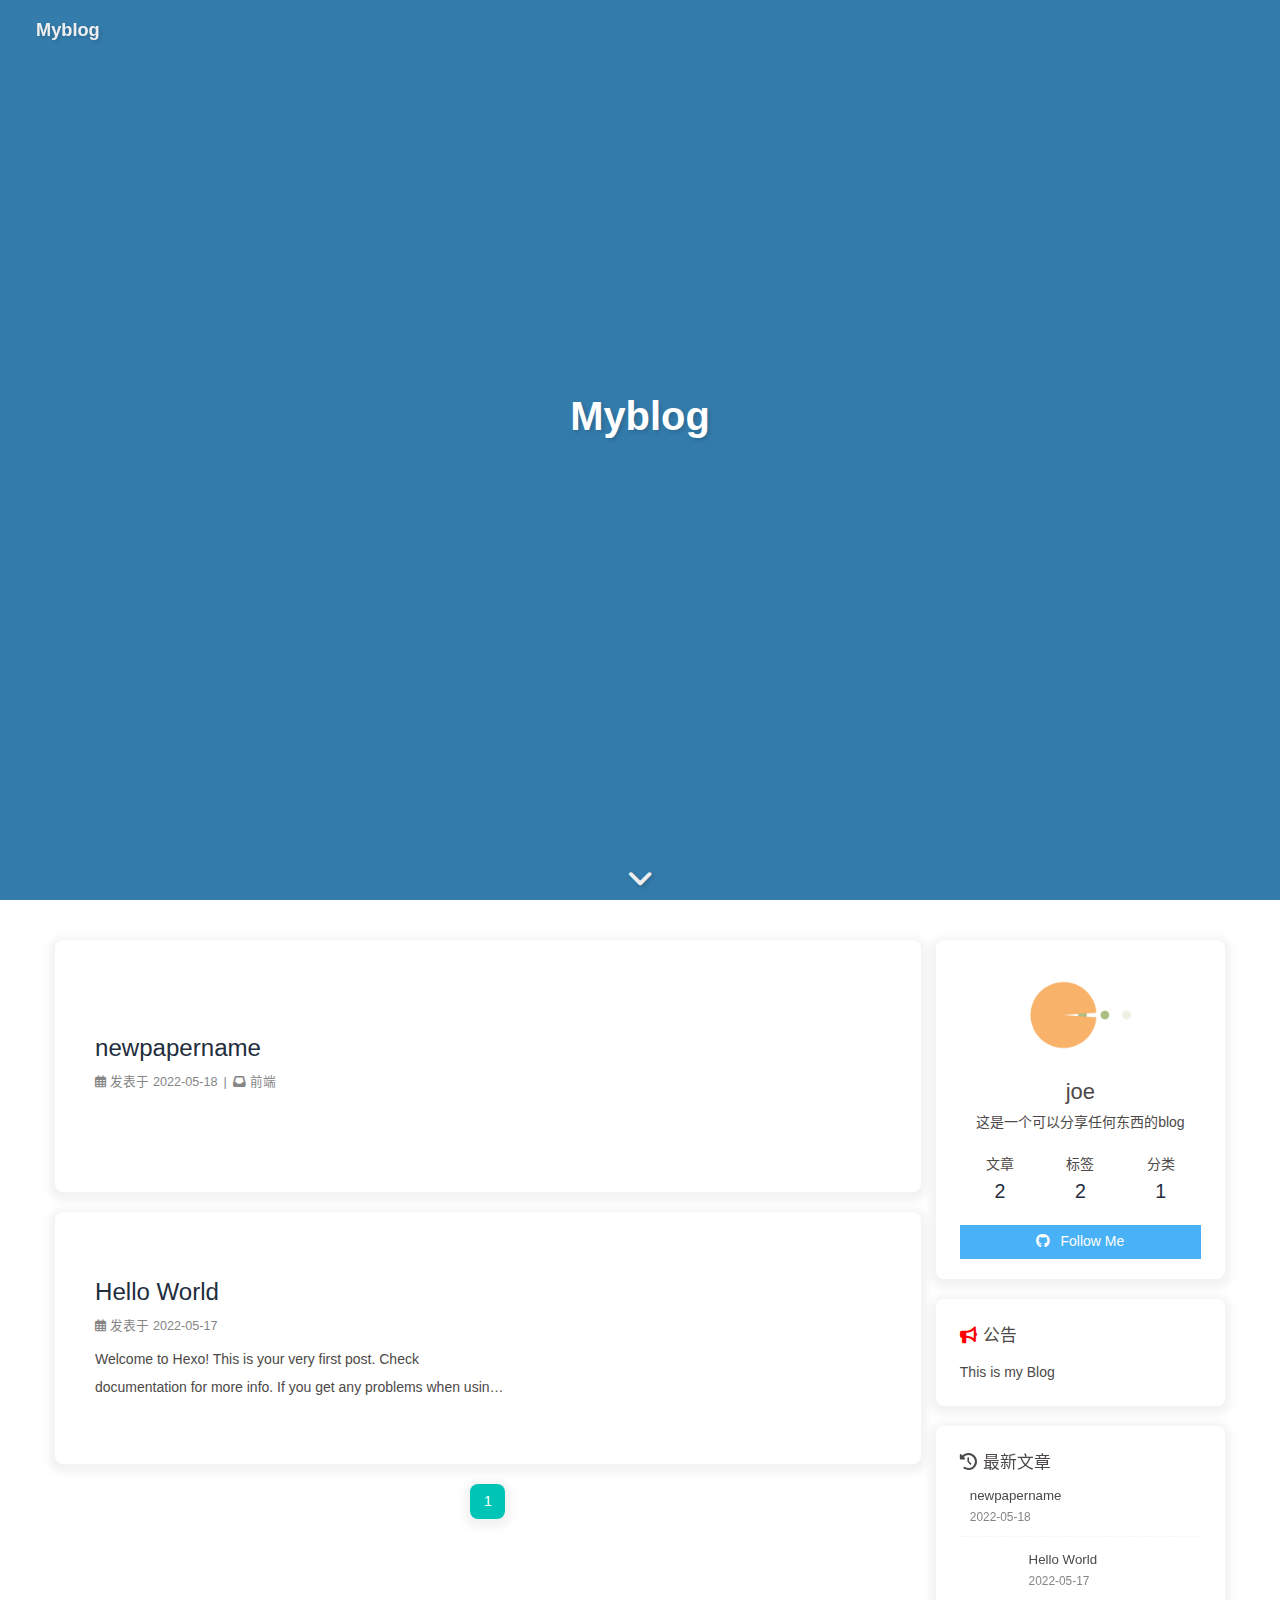
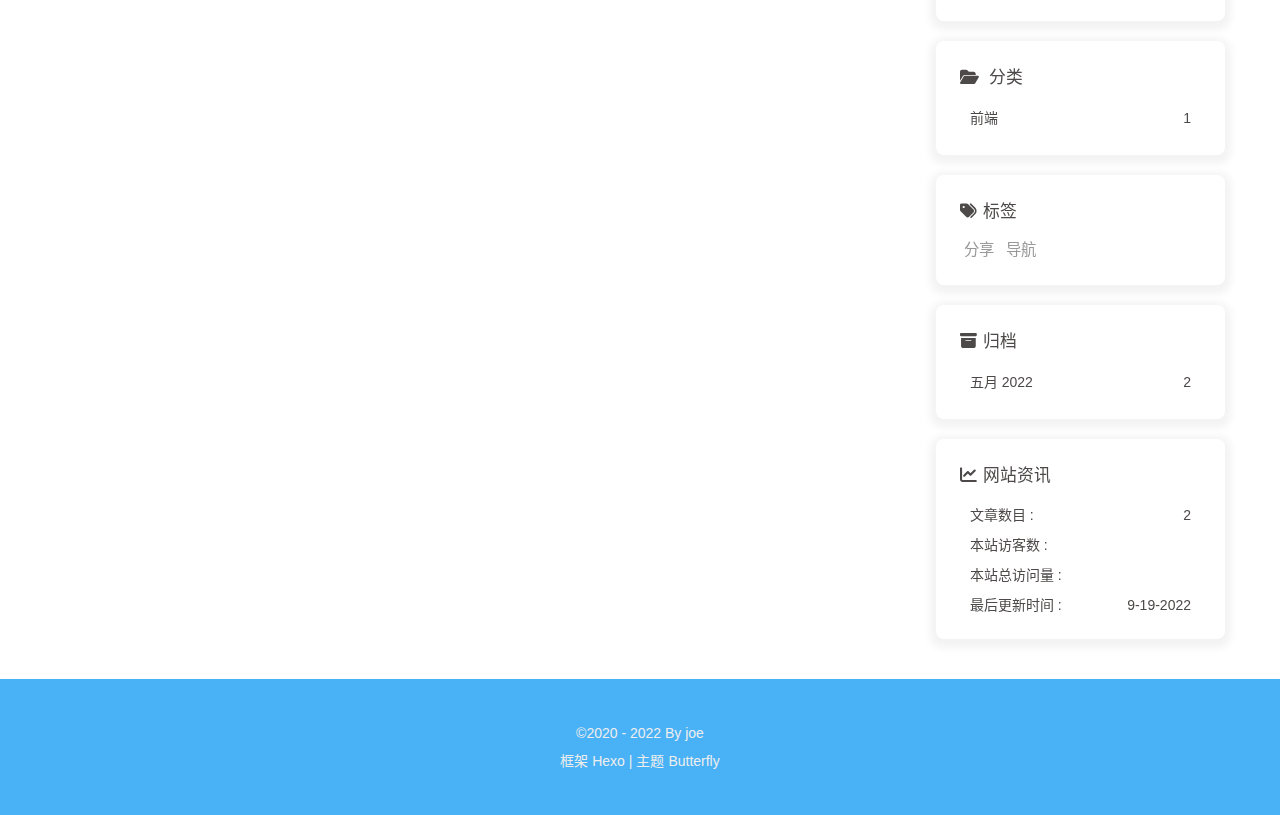
<file: index.html>
<!DOCTYPE html><html lang="zh-CN" data-theme="light"><head><meta charset="UTF-8"><meta http-equiv="X-UA-Compatible" content="IE=edge"><meta name="viewport" content="width=device-width, initial-scale=1.0, maximum-scale=1.0, user-scalable=no"><title>Myblog</title><meta name="author" content="joe"><meta name="copyright" content="joe"><meta name="format-detection" content="telephone=no"><meta name="theme-color" content="#ffffff"><meta name="description" content="这是一个可以分享任何东西的blog">
<meta property="og:type" content="website">
<meta property="og:title" content="Myblog">
<meta property="og:url" content="https://utrees.github.io/index.html">
<meta property="og:site_name" content="Myblog">
<meta property="og:description" content="这是一个可以分享任何东西的blog">
<meta property="og:locale" content="zh_CN">
<meta property="og:image" content="https://i.loli.net/2021/02/24/5O1day2nriDzjSu.png">
<meta property="article:author" content="joe">
<meta name="twitter:card" content="summary">
<meta name="twitter:image" content="https://i.loli.net/2021/02/24/5O1day2nriDzjSu.png"><link rel="shortcut icon" href="/img/favicon.png"><link rel="canonical" href="https://utrees.github.io/"><link rel="preconnect" href="//cdn.jsdelivr.net"/><link rel="preconnect" href="//busuanzi.ibruce.info"/><link rel="stylesheet" href="/css/index.css"><link rel="stylesheet" href="https://cdn.jsdelivr.net/npm/@fortawesome/fontawesome-free@6/css/all.min.css" media="print" onload="this.media='all'"><link rel="stylesheet" href="https://cdn.jsdelivr.net/npm/@fancyapps/ui/dist/fancybox.css" media="print" onload="this.media='all'"><script>const GLOBAL_CONFIG = { 
  root: '/',
  algolia: undefined,
  localSearch: undefined,
  translate: undefined,
  noticeOutdate: undefined,
  highlight: {"plugin":"highlighjs","highlightCopy":true,"highlightLang":true,"highlightHeightLimit":false},
  copy: {
    success: '复制成功',
    error: '复制错误',
    noSupport: '浏览器不支持'
  },
  relativeDate: {
    homepage: false,
    post: false
  },
  runtime: '',
  date_suffix: {
    just: '刚刚',
    min: '分钟前',
    hour: '小时前',
    day: '天前',
    month: '个月前'
  },
  copyright: undefined,
  lightbox: 'fancybox',
  Snackbar: undefined,
  source: {
    justifiedGallery: {
      js: 'https://cdn.jsdelivr.net/npm/flickr-justified-gallery@2/dist/fjGallery.min.js',
      css: 'https://cdn.jsdelivr.net/npm/flickr-justified-gallery@2/dist/fjGallery.min.css'
    }
  },
  isPhotoFigcaption: false,
  islazyload: false,
  isAnchor: false
}</script><script id="config-diff">var GLOBAL_CONFIG_SITE = {
  title: 'Myblog',
  isPost: false,
  isHome: true,
  isHighlightShrink: false,
  isToc: false,
  postUpdate: '2022-09-19 20:33:52'
}</script><noscript><style type="text/css">
  #nav {
    opacity: 1
  }
  .justified-gallery img {
    opacity: 1
  }

  #recent-posts time,
  #post-meta time {
    display: inline !important
  }
</style></noscript><script>(win=>{
    win.saveToLocal = {
      set: function setWithExpiry(key, value, ttl) {
        if (ttl === 0) return
        const now = new Date()
        const expiryDay = ttl * 86400000
        const item = {
          value: value,
          expiry: now.getTime() + expiryDay,
        }
        localStorage.setItem(key, JSON.stringify(item))
      },

      get: function getWithExpiry(key) {
        const itemStr = localStorage.getItem(key)

        if (!itemStr) {
          return undefined
        }
        const item = JSON.parse(itemStr)
        const now = new Date()

        if (now.getTime() > item.expiry) {
          localStorage.removeItem(key)
          return undefined
        }
        return item.value
      }
    }
  
    win.getScript = url => new Promise((resolve, reject) => {
      const script = document.createElement('script')
      script.src = url
      script.async = true
      script.onerror = reject
      script.onload = script.onreadystatechange = function() {
        const loadState = this.readyState
        if (loadState && loadState !== 'loaded' && loadState !== 'complete') return
        script.onload = script.onreadystatechange = null
        resolve()
      }
      document.head.appendChild(script)
    })
  
      win.activateDarkMode = function () {
        document.documentElement.setAttribute('data-theme', 'dark')
        if (document.querySelector('meta[name="theme-color"]') !== null) {
          document.querySelector('meta[name="theme-color"]').setAttribute('content', '#0d0d0d')
        }
      }
      win.activateLightMode = function () {
        document.documentElement.setAttribute('data-theme', 'light')
        if (document.querySelector('meta[name="theme-color"]') !== null) {
          document.querySelector('meta[name="theme-color"]').setAttribute('content', '#ffffff')
        }
      }
      const t = saveToLocal.get('theme')
    
          if (t === 'dark') activateDarkMode()
          else if (t === 'light') activateLightMode()
        
      const asideStatus = saveToLocal.get('aside-status')
      if (asideStatus !== undefined) {
        if (asideStatus === 'hide') {
          document.documentElement.classList.add('hide-aside')
        } else {
          document.documentElement.classList.remove('hide-aside')
        }
      }
    
    const detectApple = () => {
      if(/iPad|iPhone|iPod|Macintosh/.test(navigator.userAgent)){
        document.documentElement.classList.add('apple')
      }
    }
    detectApple()
    })(window)</script><meta name="generator" content="Hexo 6.2.0"></head><body><div id="sidebar"><div id="menu-mask"></div><div id="sidebar-menus"><div class="avatar-img is-center"><img src="https://i.loli.net/2021/02/24/5O1day2nriDzjSu.png" onerror="onerror=null;src='/img/friend_404.gif'" alt="avatar"/></div><div class="sidebar-site-data site-data is-center"><a href="/archives/"><div class="headline">文章</div><div class="length-num">2</div></a><a href="/tags/"><div class="headline">标签</div><div class="length-num">2</div></a><a href="/categories/"><div class="headline">分类</div><div class="length-num">1</div></a></div><hr/></div></div><div class="page" id="body-wrap"><header class="full_page" id="page-header"><nav id="nav"><span id="blog_name"><a id="site-name" href="/">Myblog</a></span><div id="menus"><div id="toggle-menu"><a class="site-page"><i class="fas fa-bars fa-fw"></i></a></div></div></nav><div id="site-info"><h1 id="site-title">Myblog</h1></div><div id="scroll-down"><i class="fas fa-angle-down scroll-down-effects"></i></div></header><main class="layout" id="content-inner"><div class="recent-posts" id="recent-posts"><div class="recent-post-item"><div class="recent-post-info"><a class="article-title" href="/2022/05/18/newpapername/" title="newpapername">newpapername</a><div class="article-meta-wrap"><span class="post-meta-date"><i class="far fa-calendar-alt"></i><span class="article-meta-label">发表于</span><time datetime="2022-05-18T02:58:42.000Z" title="发表于 2022-05-18 10:58:42">2022-05-18</time></span><span class="article-meta"><span class="article-meta-separator">|</span><i class="fas fa-inbox"></i><a class="article-meta__categories" href="/categories/%E5%89%8D%E7%AB%AF/">前端</a></span></div><div class="content"></div></div></div><div class="recent-post-item"><div class="post_cover right"><a href="/2022/05/17/hello-world/" title="Hello World"><img class="post_bg" src="[data-uri]" onerror="this.onerror=null;this.src='/img/404.jpg'" alt="Hello World"></a></div><div class="recent-post-info"><a class="article-title" href="/2022/05/17/hello-world/" title="Hello World">Hello World</a><div class="article-meta-wrap"><span class="post-meta-date"><i class="far fa-calendar-alt"></i><span class="article-meta-label">发表于</span><time datetime="2022-05-17T08:06:00.665Z" title="发表于 2022-05-17 16:06:00">2022-05-17</time></span></div><div class="content">Welcome to Hexo! This is your very first post. Check documentation for more info. If you get any problems when using Hexo, you can find the answer in troubleshooting or you can ask me on GitHub.
Quick StartCreate a new post1$ hexo new &quot;My New Post&quot;

More info: Writing
Run server1$ hexo server

More info: Server
Generate static files1$ hexo generate

More info: Generating
Deploy to remote sites1$ hexo deploy

More info: Deployment
</div></div></div><nav id="pagination"><div class="pagination"><span class="page-number current">1</span></div></nav></div><div class="aside-content" id="aside-content"><div class="card-widget card-info"><div class="is-center"><div class="avatar-img"><img src="https://i.loli.net/2021/02/24/5O1day2nriDzjSu.png" onerror="this.onerror=null;this.src='/img/friend_404.gif'" alt="avatar"/></div><div class="author-info__name">joe</div><div class="author-info__description">这是一个可以分享任何东西的blog</div></div><div class="card-info-data site-data is-center"><a href="/archives/"><div class="headline">文章</div><div class="length-num">2</div></a><a href="/tags/"><div class="headline">标签</div><div class="length-num">2</div></a><a href="/categories/"><div class="headline">分类</div><div class="length-num">1</div></a></div><a id="card-info-btn" target="_blank" rel="noopener" href="https://github.com/xxxxxx"><i class="fab fa-github"></i><span>Follow Me</span></a></div><div class="card-widget card-announcement"><div class="item-headline"><i class="fas fa-bullhorn fa-shake"></i><span>公告</span></div><div class="announcement_content">This is my Blog</div></div><div class="sticky_layout"><div class="card-widget card-recent-post"><div class="item-headline"><i class="fas fa-history"></i><span>最新文章</span></div><div class="aside-list"><div class="aside-list-item"><div class="content"><a class="title" href="/2022/05/18/newpapername/" title="newpapername">newpapername</a><time datetime="2022-05-18T02:58:42.000Z" title="发表于 2022-05-18 10:58:42">2022-05-18</time></div></div><div class="aside-list-item"><a class="thumbnail" href="/2022/05/17/hello-world/" title="Hello World"><img src="[data-uri]" onerror="this.onerror=null;this.src='/img/404.jpg'" alt="Hello World"/></a><div class="content"><a class="title" href="/2022/05/17/hello-world/" title="Hello World">Hello World</a><time datetime="2022-05-17T08:06:00.665Z" title="发表于 2022-05-17 16:06:00">2022-05-17</time></div></div></div></div><div class="card-widget card-categories"><div class="item-headline">
            <i class="fas fa-folder-open"></i>
            <span>分类</span>
            
            </div>
            <ul class="card-category-list" id="aside-cat-list">
            <li class="card-category-list-item "><a class="card-category-list-link" href="/categories/%E5%89%8D%E7%AB%AF/"><span class="card-category-list-name">前端</span><span class="card-category-list-count">1</span></a></li>
            </ul></div><div class="card-widget card-tags"><div class="item-headline"><i class="fas fa-tags"></i><span>标签</span></div><div class="card-tag-cloud"><a href="/tags/%E5%88%86%E4%BA%AB/" style="font-size: 1.1em; color: #999">分享</a> <a href="/tags/%E5%AF%BC%E8%88%AA/" style="font-size: 1.1em; color: #999">导航</a></div></div><div class="card-widget card-archives"><div class="item-headline"><i class="fas fa-archive"></i><span>归档</span></div><ul class="card-archive-list"><li class="card-archive-list-item"><a class="card-archive-list-link" href="/archives/2022/05/"><span class="card-archive-list-date">五月 2022</span><span class="card-archive-list-count">2</span></a></li></ul></div><div class="card-widget card-webinfo"><div class="item-headline"><i class="fas fa-chart-line"></i><span>网站资讯</span></div><div class="webinfo"><div class="webinfo-item"><div class="item-name">文章数目 :</div><div class="item-count">2</div></div><div class="webinfo-item"><div class="item-name">本站访客数 :</div><div class="item-count" id="busuanzi_value_site_uv"></div></div><div class="webinfo-item"><div class="item-name">本站总访问量 :</div><div class="item-count" id="busuanzi_value_site_pv"></div></div><div class="webinfo-item"><div class="item-name">最后更新时间 :</div><div class="item-count" id="last-push-date" data-lastPushDate="2022-09-19T12:33:52.544Z"></div></div></div></div></div></div></main><footer id="footer"><div id="footer-wrap"><div class="copyright">&copy;2020 - 2022 By joe</div><div class="framework-info"><span>框架 </span><a target="_blank" rel="noopener" href="https://hexo.io">Hexo</a><span class="footer-separator">|</span><span>主题 </span><a target="_blank" rel="noopener" href="https://github.com/jerryc127/hexo-theme-butterfly">Butterfly</a></div></div></footer></div><div id="rightside"><div id="rightside-config-hide"><button id="darkmode" type="button" title="浅色和深色模式转换"><i class="fas fa-adjust"></i></button><button id="hide-aside-btn" type="button" title="单栏和双栏切换"><i class="fas fa-arrows-alt-h"></i></button></div><div id="rightside-config-show"><button id="rightside_config" type="button" title="设置"><i class="fas fa-cog fa-spin"></i></button><button id="go-up" type="button" title="回到顶部"><i class="fas fa-arrow-up"></i></button></div></div><div><script src="/js/utils.js"></script><script src="/js/main.js"></script><script src="https://cdn.jsdelivr.net/npm/@fancyapps/ui/dist/fancybox.umd.js"></script><div class="js-pjax"></div><script async data-pjax src="//busuanzi.ibruce.info/busuanzi/2.3/busuanzi.pure.mini.js"></script></div></body></html>
</file>
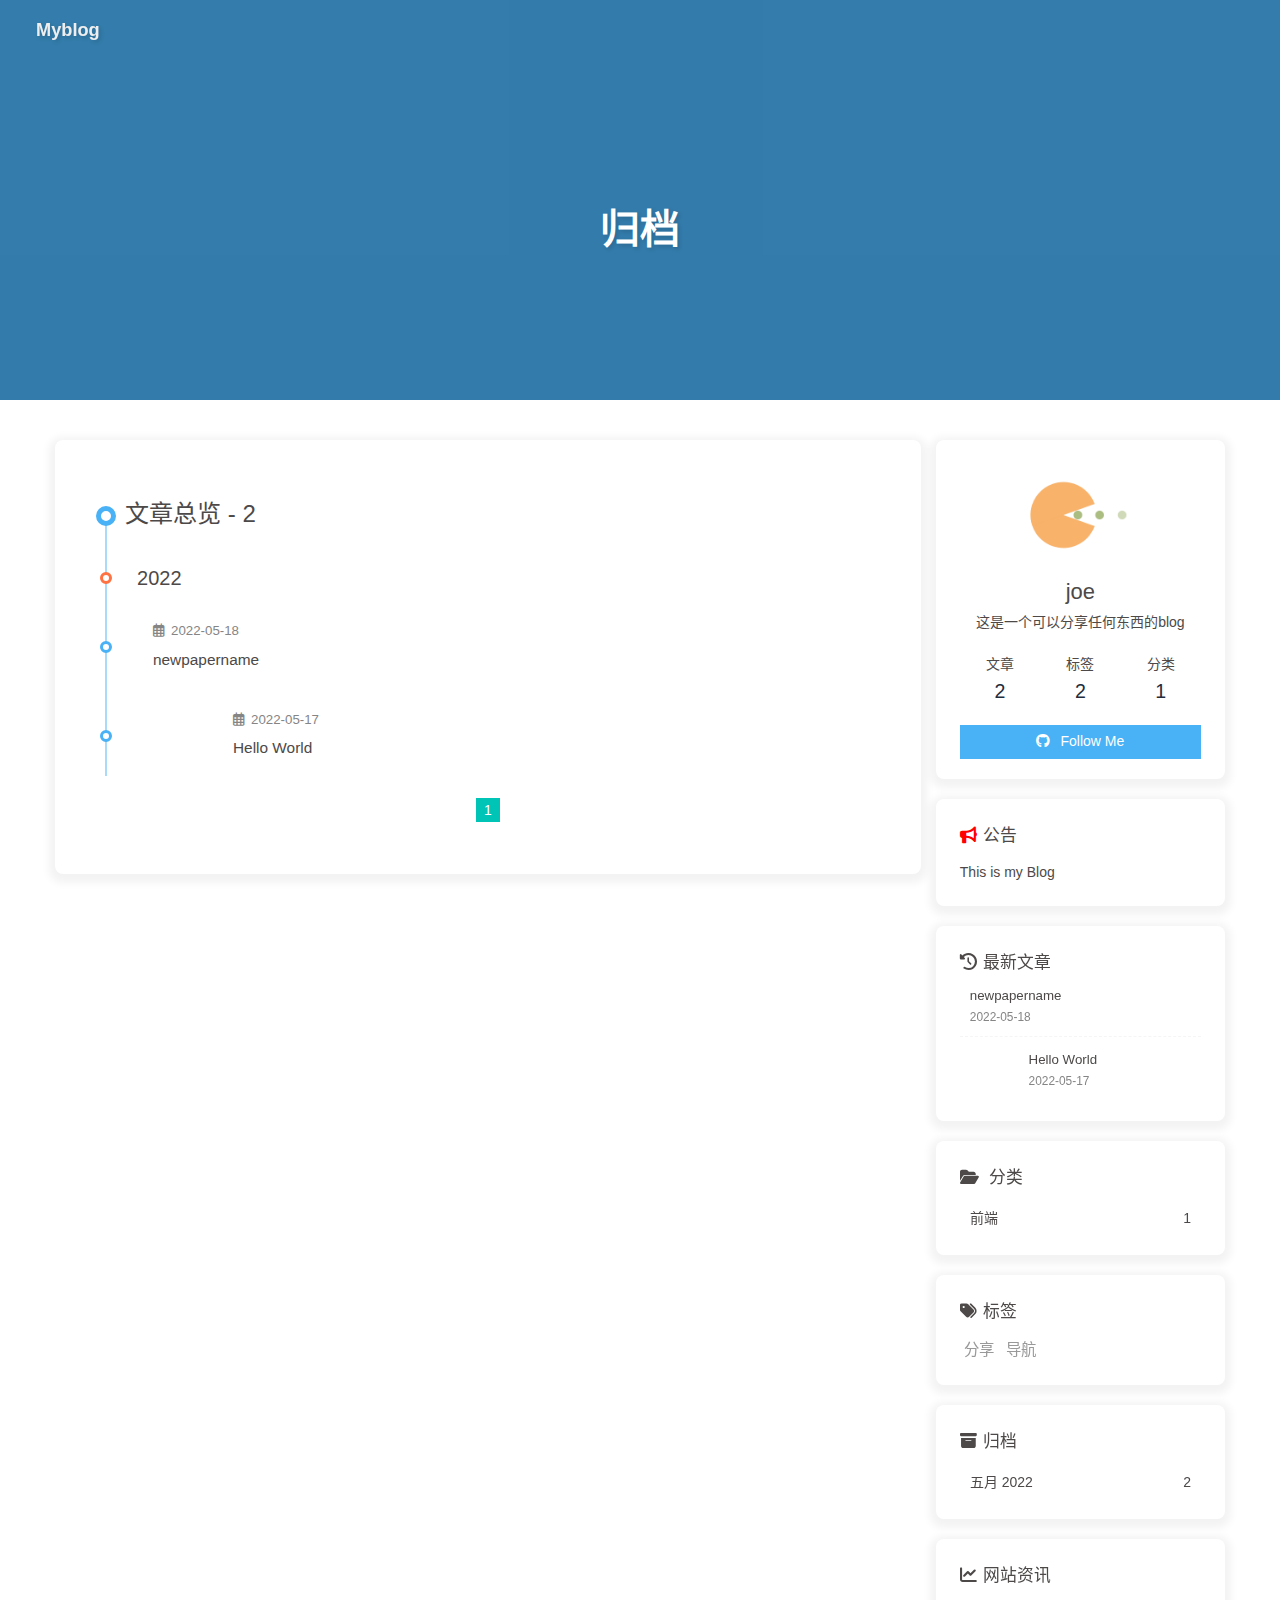
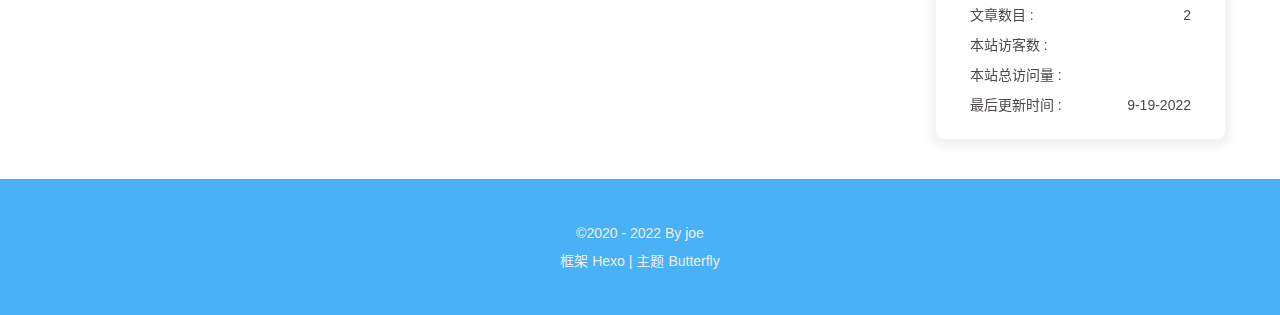
<file: archives/index.html>
<!DOCTYPE html><html lang="zh-CN" data-theme="light"><head><meta charset="UTF-8"><meta http-equiv="X-UA-Compatible" content="IE=edge"><meta name="viewport" content="width=device-width, initial-scale=1.0, maximum-scale=1.0, user-scalable=no"><title>归档 | Myblog</title><meta name="author" content="joe"><meta name="copyright" content="joe"><meta name="format-detection" content="telephone=no"><meta name="theme-color" content="#ffffff"><meta name="description" content="这是一个可以分享任何东西的blog">
<meta property="og:type" content="website">
<meta property="og:title" content="Myblog">
<meta property="og:url" content="https://utrees.github.io/archives/index.html">
<meta property="og:site_name" content="Myblog">
<meta property="og:description" content="这是一个可以分享任何东西的blog">
<meta property="og:locale" content="zh_CN">
<meta property="og:image" content="https://i.loli.net/2021/02/24/5O1day2nriDzjSu.png">
<meta property="article:author" content="joe">
<meta name="twitter:card" content="summary">
<meta name="twitter:image" content="https://i.loli.net/2021/02/24/5O1day2nriDzjSu.png"><link rel="shortcut icon" href="/img/favicon.png"><link rel="canonical" href="https://utrees.github.io/archives/"><link rel="preconnect" href="//cdn.jsdelivr.net"/><link rel="preconnect" href="//busuanzi.ibruce.info"/><link rel="stylesheet" href="/css/index.css"><link rel="stylesheet" href="https://cdn.jsdelivr.net/npm/@fortawesome/fontawesome-free@6/css/all.min.css" media="print" onload="this.media='all'"><link rel="stylesheet" href="https://cdn.jsdelivr.net/npm/@fancyapps/ui/dist/fancybox.css" media="print" onload="this.media='all'"><script>const GLOBAL_CONFIG = { 
  root: '/',
  algolia: undefined,
  localSearch: undefined,
  translate: undefined,
  noticeOutdate: undefined,
  highlight: {"plugin":"highlighjs","highlightCopy":true,"highlightLang":true,"highlightHeightLimit":false},
  copy: {
    success: '复制成功',
    error: '复制错误',
    noSupport: '浏览器不支持'
  },
  relativeDate: {
    homepage: false,
    post: false
  },
  runtime: '',
  date_suffix: {
    just: '刚刚',
    min: '分钟前',
    hour: '小时前',
    day: '天前',
    month: '个月前'
  },
  copyright: undefined,
  lightbox: 'fancybox',
  Snackbar: undefined,
  source: {
    justifiedGallery: {
      js: 'https://cdn.jsdelivr.net/npm/flickr-justified-gallery@2/dist/fjGallery.min.js',
      css: 'https://cdn.jsdelivr.net/npm/flickr-justified-gallery@2/dist/fjGallery.min.css'
    }
  },
  isPhotoFigcaption: false,
  islazyload: false,
  isAnchor: false
}</script><script id="config-diff">var GLOBAL_CONFIG_SITE = {
  title: '归档',
  isPost: false,
  isHome: false,
  isHighlightShrink: false,
  isToc: false,
  postUpdate: '2022-09-19 20:33:52'
}</script><noscript><style type="text/css">
  #nav {
    opacity: 1
  }
  .justified-gallery img {
    opacity: 1
  }

  #recent-posts time,
  #post-meta time {
    display: inline !important
  }
</style></noscript><script>(win=>{
    win.saveToLocal = {
      set: function setWithExpiry(key, value, ttl) {
        if (ttl === 0) return
        const now = new Date()
        const expiryDay = ttl * 86400000
        const item = {
          value: value,
          expiry: now.getTime() + expiryDay,
        }
        localStorage.setItem(key, JSON.stringify(item))
      },

      get: function getWithExpiry(key) {
        const itemStr = localStorage.getItem(key)

        if (!itemStr) {
          return undefined
        }
        const item = JSON.parse(itemStr)
        const now = new Date()

        if (now.getTime() > item.expiry) {
          localStorage.removeItem(key)
          return undefined
        }
        return item.value
      }
    }
  
    win.getScript = url => new Promise((resolve, reject) => {
      const script = document.createElement('script')
      script.src = url
      script.async = true
      script.onerror = reject
      script.onload = script.onreadystatechange = function() {
        const loadState = this.readyState
        if (loadState && loadState !== 'loaded' && loadState !== 'complete') return
        script.onload = script.onreadystatechange = null
        resolve()
      }
      document.head.appendChild(script)
    })
  
      win.activateDarkMode = function () {
        document.documentElement.setAttribute('data-theme', 'dark')
        if (document.querySelector('meta[name="theme-color"]') !== null) {
          document.querySelector('meta[name="theme-color"]').setAttribute('content', '#0d0d0d')
        }
      }
      win.activateLightMode = function () {
        document.documentElement.setAttribute('data-theme', 'light')
        if (document.querySelector('meta[name="theme-color"]') !== null) {
          document.querySelector('meta[name="theme-color"]').setAttribute('content', '#ffffff')
        }
      }
      const t = saveToLocal.get('theme')
    
          if (t === 'dark') activateDarkMode()
          else if (t === 'light') activateLightMode()
        
      const asideStatus = saveToLocal.get('aside-status')
      if (asideStatus !== undefined) {
        if (asideStatus === 'hide') {
          document.documentElement.classList.add('hide-aside')
        } else {
          document.documentElement.classList.remove('hide-aside')
        }
      }
    
    const detectApple = () => {
      if(/iPad|iPhone|iPod|Macintosh/.test(navigator.userAgent)){
        document.documentElement.classList.add('apple')
      }
    }
    detectApple()
    })(window)</script><meta name="generator" content="Hexo 6.2.0"></head><body><div id="sidebar"><div id="menu-mask"></div><div id="sidebar-menus"><div class="avatar-img is-center"><img src="https://i.loli.net/2021/02/24/5O1day2nriDzjSu.png" onerror="onerror=null;src='/img/friend_404.gif'" alt="avatar"/></div><div class="sidebar-site-data site-data is-center"><a href="/archives/"><div class="headline">文章</div><div class="length-num">2</div></a><a href="/tags/"><div class="headline">标签</div><div class="length-num">2</div></a><a href="/categories/"><div class="headline">分类</div><div class="length-num">1</div></a></div><hr/></div></div><div class="page" id="body-wrap"><header class="not-home-page" id="page-header"><nav id="nav"><span id="blog_name"><a id="site-name" href="/">Myblog</a></span><div id="menus"><div id="toggle-menu"><a class="site-page"><i class="fas fa-bars fa-fw"></i></a></div></div></nav><div id="page-site-info"><h1 id="site-title">归档</h1></div></header><main class="layout" id="content-inner"><div id="archive"><div class="article-sort-title">文章总览 - 2</div><div class="article-sort"><div class="article-sort-item year">2022</div><div class="article-sort-item"><div class="article-sort-item-info"><div class="article-sort-item-time"><i class="far fa-calendar-alt"></i><time class="post-meta-date-created" datetime="2022-05-18T02:58:42.000Z" title="发表于 2022-05-18 10:58:42">2022-05-18</time></div><a class="article-sort-item-title" href="/2022/05/18/newpapername/" title="newpapername">newpapername</a></div></div><div class="article-sort-item"><a class="article-sort-item-img" href="/2022/05/17/hello-world/" title="Hello World"><img src="[data-uri]" alt="Hello World" onerror="this.onerror=null;this.src='/img/404.jpg'"></a><div class="article-sort-item-info"><div class="article-sort-item-time"><i class="far fa-calendar-alt"></i><time class="post-meta-date-created" datetime="2022-05-17T08:06:00.665Z" title="发表于 2022-05-17 16:06:00">2022-05-17</time></div><a class="article-sort-item-title" href="/2022/05/17/hello-world/" title="Hello World">Hello World</a></div></div></div><nav id="pagination"><div class="pagination"><span class="page-number current">1</span></div></nav></div><div class="aside-content" id="aside-content"><div class="card-widget card-info"><div class="is-center"><div class="avatar-img"><img src="https://i.loli.net/2021/02/24/5O1day2nriDzjSu.png" onerror="this.onerror=null;this.src='/img/friend_404.gif'" alt="avatar"/></div><div class="author-info__name">joe</div><div class="author-info__description">这是一个可以分享任何东西的blog</div></div><div class="card-info-data site-data is-center"><a href="/archives/"><div class="headline">文章</div><div class="length-num">2</div></a><a href="/tags/"><div class="headline">标签</div><div class="length-num">2</div></a><a href="/categories/"><div class="headline">分类</div><div class="length-num">1</div></a></div><a id="card-info-btn" target="_blank" rel="noopener" href="https://github.com/xxxxxx"><i class="fab fa-github"></i><span>Follow Me</span></a></div><div class="card-widget card-announcement"><div class="item-headline"><i class="fas fa-bullhorn fa-shake"></i><span>公告</span></div><div class="announcement_content">This is my Blog</div></div><div class="sticky_layout"><div class="card-widget card-recent-post"><div class="item-headline"><i class="fas fa-history"></i><span>最新文章</span></div><div class="aside-list"><div class="aside-list-item"><div class="content"><a class="title" href="/2022/05/18/newpapername/" title="newpapername">newpapername</a><time datetime="2022-05-18T02:58:42.000Z" title="发表于 2022-05-18 10:58:42">2022-05-18</time></div></div><div class="aside-list-item"><a class="thumbnail" href="/2022/05/17/hello-world/" title="Hello World"><img src="[data-uri]" onerror="this.onerror=null;this.src='/img/404.jpg'" alt="Hello World"/></a><div class="content"><a class="title" href="/2022/05/17/hello-world/" title="Hello World">Hello World</a><time datetime="2022-05-17T08:06:00.665Z" title="发表于 2022-05-17 16:06:00">2022-05-17</time></div></div></div></div><div class="card-widget card-categories"><div class="item-headline">
            <i class="fas fa-folder-open"></i>
            <span>分类</span>
            
            </div>
            <ul class="card-category-list" id="aside-cat-list">
            <li class="card-category-list-item "><a class="card-category-list-link" href="/categories/%E5%89%8D%E7%AB%AF/"><span class="card-category-list-name">前端</span><span class="card-category-list-count">1</span></a></li>
            </ul></div><div class="card-widget card-tags"><div class="item-headline"><i class="fas fa-tags"></i><span>标签</span></div><div class="card-tag-cloud"><a href="/tags/%E5%88%86%E4%BA%AB/" style="font-size: 1.1em; color: #999">分享</a> <a href="/tags/%E5%AF%BC%E8%88%AA/" style="font-size: 1.1em; color: #999">导航</a></div></div><div class="card-widget card-archives"><div class="item-headline"><i class="fas fa-archive"></i><span>归档</span></div><ul class="card-archive-list"><li class="card-archive-list-item"><a class="card-archive-list-link" href="/archives/2022/05/"><span class="card-archive-list-date">五月 2022</span><span class="card-archive-list-count">2</span></a></li></ul></div><div class="card-widget card-webinfo"><div class="item-headline"><i class="fas fa-chart-line"></i><span>网站资讯</span></div><div class="webinfo"><div class="webinfo-item"><div class="item-name">文章数目 :</div><div class="item-count">2</div></div><div class="webinfo-item"><div class="item-name">本站访客数 :</div><div class="item-count" id="busuanzi_value_site_uv"></div></div><div class="webinfo-item"><div class="item-name">本站总访问量 :</div><div class="item-count" id="busuanzi_value_site_pv"></div></div><div class="webinfo-item"><div class="item-name">最后更新时间 :</div><div class="item-count" id="last-push-date" data-lastPushDate="2022-09-19T12:33:52.544Z"></div></div></div></div></div></div></main><footer id="footer"><div id="footer-wrap"><div class="copyright">&copy;2020 - 2022 By joe</div><div class="framework-info"><span>框架 </span><a target="_blank" rel="noopener" href="https://hexo.io">Hexo</a><span class="footer-separator">|</span><span>主题 </span><a target="_blank" rel="noopener" href="https://github.com/jerryc127/hexo-theme-butterfly">Butterfly</a></div></div></footer></div><div id="rightside"><div id="rightside-config-hide"><button id="darkmode" type="button" title="浅色和深色模式转换"><i class="fas fa-adjust"></i></button><button id="hide-aside-btn" type="button" title="单栏和双栏切换"><i class="fas fa-arrows-alt-h"></i></button></div><div id="rightside-config-show"><button id="rightside_config" type="button" title="设置"><i class="fas fa-cog fa-spin"></i></button><button id="go-up" type="button" title="回到顶部"><i class="fas fa-arrow-up"></i></button></div></div><div><script src="/js/utils.js"></script><script src="/js/main.js"></script><script src="https://cdn.jsdelivr.net/npm/@fancyapps/ui/dist/fancybox.umd.js"></script><div class="js-pjax"></div><script async data-pjax src="//busuanzi.ibruce.info/busuanzi/2.3/busuanzi.pure.mini.js"></script></div></body></html>
</file>
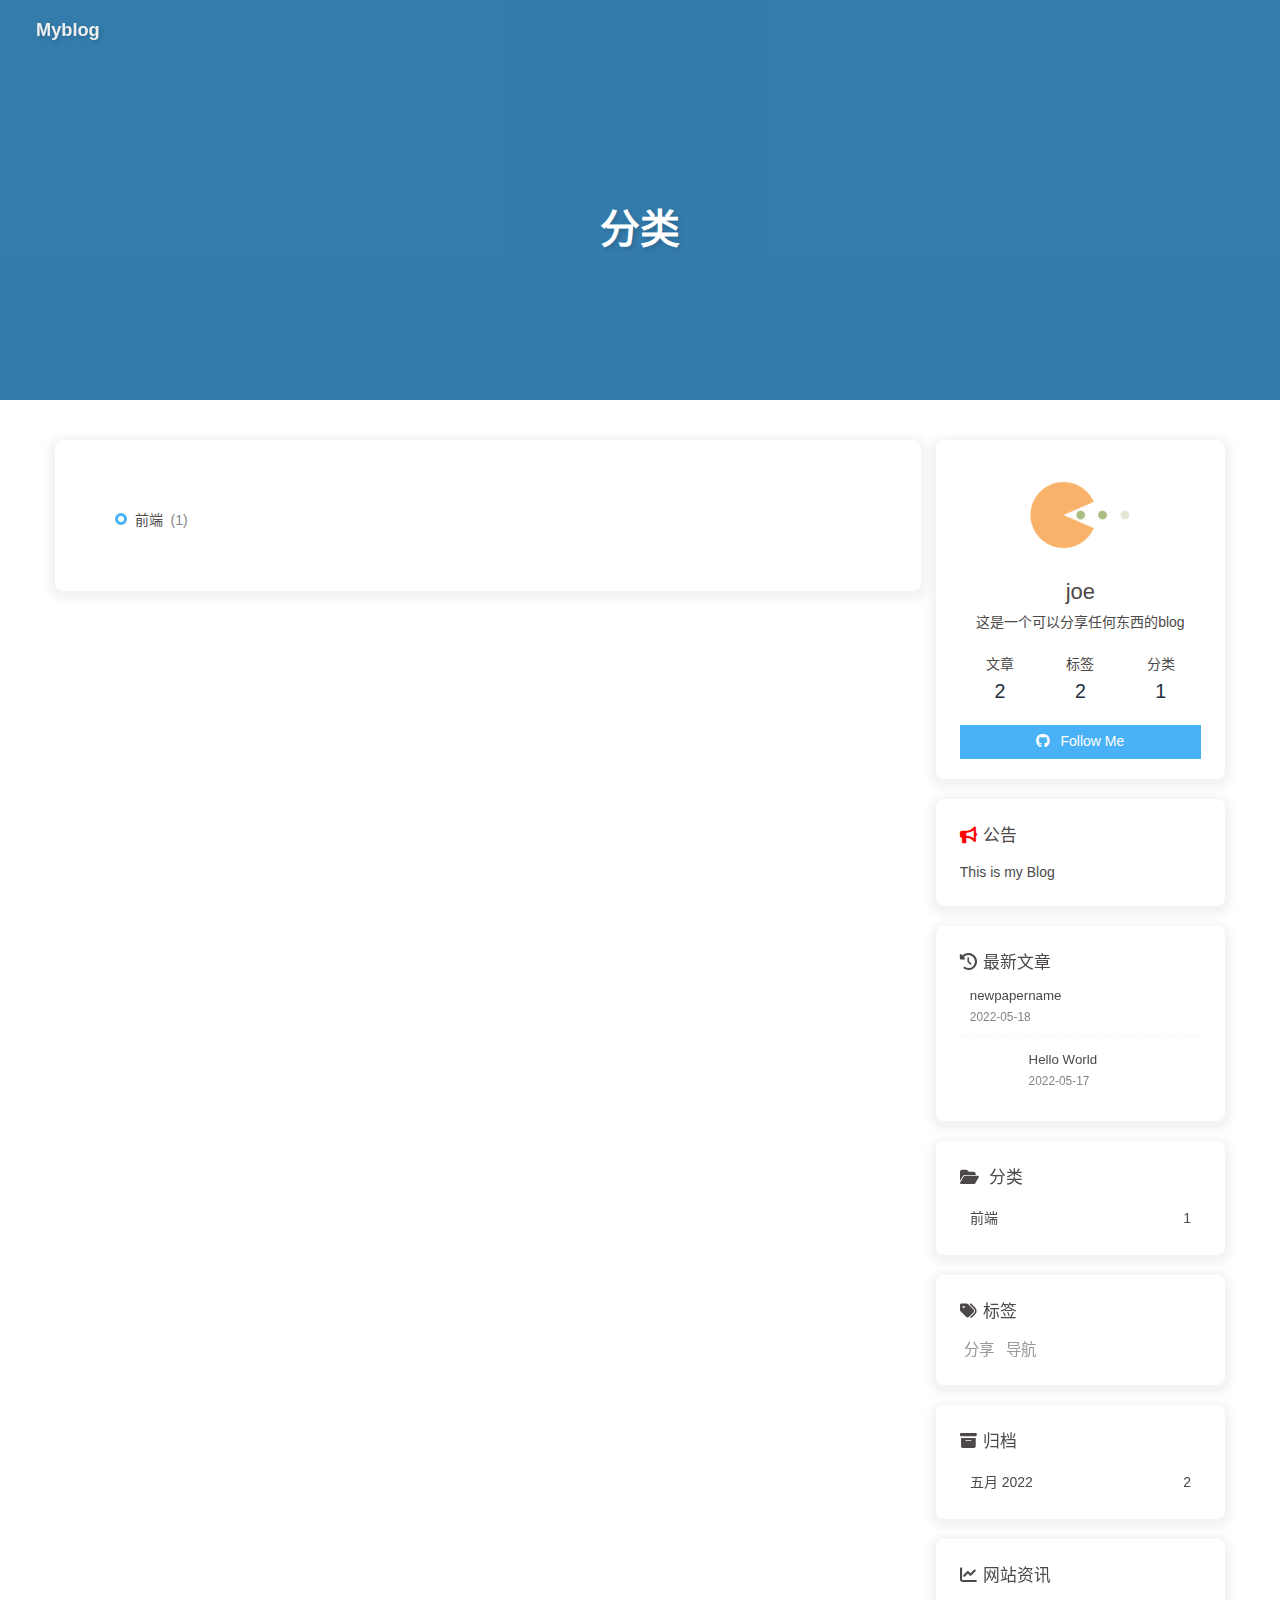
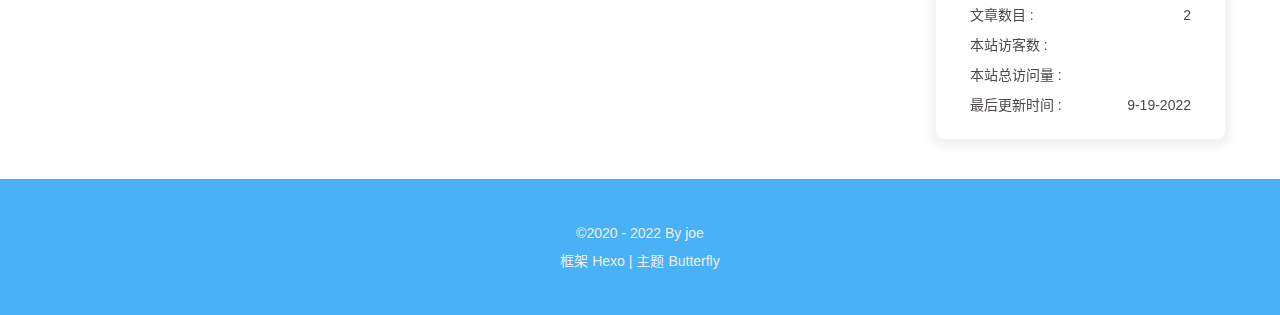
<file: categories/index.html>
<!DOCTYPE html><html lang="zh-CN" data-theme="light"><head><meta charset="UTF-8"><meta http-equiv="X-UA-Compatible" content="IE=edge"><meta name="viewport" content="width=device-width, initial-scale=1.0, maximum-scale=1.0, user-scalable=no"><title>分类 | Myblog</title><meta name="author" content="joe"><meta name="copyright" content="joe"><meta name="format-detection" content="telephone=no"><meta name="theme-color" content="#ffffff"><meta name="description" content="这是一个可以分享任何东西的blog">
<meta property="og:type" content="website">
<meta property="og:title" content="分类">
<meta property="og:url" content="https://utrees.github.io/categories/index.html">
<meta property="og:site_name" content="Myblog">
<meta property="og:description" content="这是一个可以分享任何东西的blog">
<meta property="og:locale" content="zh_CN">
<meta property="og:image" content="https://i.loli.net/2021/02/24/5O1day2nriDzjSu.png">
<meta property="article:published_time" content="2022-05-19T02:48:19.000Z">
<meta property="article:modified_time" content="2022-05-19T02:50:41.038Z">
<meta property="article:author" content="joe">
<meta name="twitter:card" content="summary">
<meta name="twitter:image" content="https://i.loli.net/2021/02/24/5O1day2nriDzjSu.png"><link rel="shortcut icon" href="/img/favicon.png"><link rel="canonical" href="https://utrees.github.io/categories/"><link rel="preconnect" href="//cdn.jsdelivr.net"/><link rel="preconnect" href="//busuanzi.ibruce.info"/><link rel="stylesheet" href="/css/index.css"><link rel="stylesheet" href="https://cdn.jsdelivr.net/npm/@fortawesome/fontawesome-free@6/css/all.min.css" media="print" onload="this.media='all'"><link rel="stylesheet" href="https://cdn.jsdelivr.net/npm/@fancyapps/ui/dist/fancybox.css" media="print" onload="this.media='all'"><script>const GLOBAL_CONFIG = { 
  root: '/',
  algolia: undefined,
  localSearch: undefined,
  translate: undefined,
  noticeOutdate: undefined,
  highlight: {"plugin":"highlighjs","highlightCopy":true,"highlightLang":true,"highlightHeightLimit":false},
  copy: {
    success: '复制成功',
    error: '复制错误',
    noSupport: '浏览器不支持'
  },
  relativeDate: {
    homepage: false,
    post: false
  },
  runtime: '',
  date_suffix: {
    just: '刚刚',
    min: '分钟前',
    hour: '小时前',
    day: '天前',
    month: '个月前'
  },
  copyright: undefined,
  lightbox: 'fancybox',
  Snackbar: undefined,
  source: {
    justifiedGallery: {
      js: 'https://cdn.jsdelivr.net/npm/flickr-justified-gallery@2/dist/fjGallery.min.js',
      css: 'https://cdn.jsdelivr.net/npm/flickr-justified-gallery@2/dist/fjGallery.min.css'
    }
  },
  isPhotoFigcaption: false,
  islazyload: false,
  isAnchor: false
}</script><script id="config-diff">var GLOBAL_CONFIG_SITE = {
  title: '分类',
  isPost: false,
  isHome: false,
  isHighlightShrink: false,
  isToc: false,
  postUpdate: '2022-05-19 10:50:41'
}</script><noscript><style type="text/css">
  #nav {
    opacity: 1
  }
  .justified-gallery img {
    opacity: 1
  }

  #recent-posts time,
  #post-meta time {
    display: inline !important
  }
</style></noscript><script>(win=>{
    win.saveToLocal = {
      set: function setWithExpiry(key, value, ttl) {
        if (ttl === 0) return
        const now = new Date()
        const expiryDay = ttl * 86400000
        const item = {
          value: value,
          expiry: now.getTime() + expiryDay,
        }
        localStorage.setItem(key, JSON.stringify(item))
      },

      get: function getWithExpiry(key) {
        const itemStr = localStorage.getItem(key)

        if (!itemStr) {
          return undefined
        }
        const item = JSON.parse(itemStr)
        const now = new Date()

        if (now.getTime() > item.expiry) {
          localStorage.removeItem(key)
          return undefined
        }
        return item.value
      }
    }
  
    win.getScript = url => new Promise((resolve, reject) => {
      const script = document.createElement('script')
      script.src = url
      script.async = true
      script.onerror = reject
      script.onload = script.onreadystatechange = function() {
        const loadState = this.readyState
        if (loadState && loadState !== 'loaded' && loadState !== 'complete') return
        script.onload = script.onreadystatechange = null
        resolve()
      }
      document.head.appendChild(script)
    })
  
      win.activateDarkMode = function () {
        document.documentElement.setAttribute('data-theme', 'dark')
        if (document.querySelector('meta[name="theme-color"]') !== null) {
          document.querySelector('meta[name="theme-color"]').setAttribute('content', '#0d0d0d')
        }
      }
      win.activateLightMode = function () {
        document.documentElement.setAttribute('data-theme', 'light')
        if (document.querySelector('meta[name="theme-color"]') !== null) {
          document.querySelector('meta[name="theme-color"]').setAttribute('content', '#ffffff')
        }
      }
      const t = saveToLocal.get('theme')
    
          if (t === 'dark') activateDarkMode()
          else if (t === 'light') activateLightMode()
        
      const asideStatus = saveToLocal.get('aside-status')
      if (asideStatus !== undefined) {
        if (asideStatus === 'hide') {
          document.documentElement.classList.add('hide-aside')
        } else {
          document.documentElement.classList.remove('hide-aside')
        }
      }
    
    const detectApple = () => {
      if(/iPad|iPhone|iPod|Macintosh/.test(navigator.userAgent)){
        document.documentElement.classList.add('apple')
      }
    }
    detectApple()
    })(window)</script><meta name="generator" content="Hexo 6.2.0"></head><body><div id="sidebar"><div id="menu-mask"></div><div id="sidebar-menus"><div class="avatar-img is-center"><img src="https://i.loli.net/2021/02/24/5O1day2nriDzjSu.png" onerror="onerror=null;src='/img/friend_404.gif'" alt="avatar"/></div><div class="sidebar-site-data site-data is-center"><a href="/archives/"><div class="headline">文章</div><div class="length-num">2</div></a><a href="/tags/"><div class="headline">标签</div><div class="length-num">2</div></a><a href="/categories/"><div class="headline">分类</div><div class="length-num">1</div></a></div><hr/></div></div><div class="page" id="body-wrap"><header class="not-home-page" id="page-header"><nav id="nav"><span id="blog_name"><a id="site-name" href="/">Myblog</a></span><div id="menus"><div id="toggle-menu"><a class="site-page"><i class="fas fa-bars fa-fw"></i></a></div></div></nav><div id="page-site-info"><h1 id="site-title">分类</h1></div></header><main class="layout" id="content-inner"><div id="page"><div class="category-lists"><ul class="category-list"><li class="category-list-item"><a class="category-list-link" href="/categories/%E5%89%8D%E7%AB%AF/">前端</a><span class="category-list-count">1</span></li></ul></div></div><div class="aside-content" id="aside-content"><div class="card-widget card-info"><div class="is-center"><div class="avatar-img"><img src="https://i.loli.net/2021/02/24/5O1day2nriDzjSu.png" onerror="this.onerror=null;this.src='/img/friend_404.gif'" alt="avatar"/></div><div class="author-info__name">joe</div><div class="author-info__description">这是一个可以分享任何东西的blog</div></div><div class="card-info-data site-data is-center"><a href="/archives/"><div class="headline">文章</div><div class="length-num">2</div></a><a href="/tags/"><div class="headline">标签</div><div class="length-num">2</div></a><a href="/categories/"><div class="headline">分类</div><div class="length-num">1</div></a></div><a id="card-info-btn" target="_blank" rel="noopener" href="https://github.com/xxxxxx"><i class="fab fa-github"></i><span>Follow Me</span></a></div><div class="card-widget card-announcement"><div class="item-headline"><i class="fas fa-bullhorn fa-shake"></i><span>公告</span></div><div class="announcement_content">This is my Blog</div></div><div class="sticky_layout"><div class="card-widget card-recent-post"><div class="item-headline"><i class="fas fa-history"></i><span>最新文章</span></div><div class="aside-list"><div class="aside-list-item"><div class="content"><a class="title" href="/2022/05/18/newpapername/" title="newpapername">newpapername</a><time datetime="2022-05-18T02:58:42.000Z" title="发表于 2022-05-18 10:58:42">2022-05-18</time></div></div><div class="aside-list-item"><a class="thumbnail" href="/2022/05/17/hello-world/" title="Hello World"><img src="[data-uri]" onerror="this.onerror=null;this.src='/img/404.jpg'" alt="Hello World"/></a><div class="content"><a class="title" href="/2022/05/17/hello-world/" title="Hello World">Hello World</a><time datetime="2022-05-17T08:06:00.665Z" title="发表于 2022-05-17 16:06:00">2022-05-17</time></div></div></div></div><div class="card-widget card-categories"><div class="item-headline">
            <i class="fas fa-folder-open"></i>
            <span>分类</span>
            
            </div>
            <ul class="card-category-list" id="aside-cat-list">
            <li class="card-category-list-item "><a class="card-category-list-link" href="/categories/%E5%89%8D%E7%AB%AF/"><span class="card-category-list-name">前端</span><span class="card-category-list-count">1</span></a></li>
            </ul></div><div class="card-widget card-tags"><div class="item-headline"><i class="fas fa-tags"></i><span>标签</span></div><div class="card-tag-cloud"><a href="/tags/%E5%88%86%E4%BA%AB/" style="font-size: 1.1em; color: #999">分享</a> <a href="/tags/%E5%AF%BC%E8%88%AA/" style="font-size: 1.1em; color: #999">导航</a></div></div><div class="card-widget card-archives"><div class="item-headline"><i class="fas fa-archive"></i><span>归档</span></div><ul class="card-archive-list"><li class="card-archive-list-item"><a class="card-archive-list-link" href="/archives/2022/05/"><span class="card-archive-list-date">五月 2022</span><span class="card-archive-list-count">2</span></a></li></ul></div><div class="card-widget card-webinfo"><div class="item-headline"><i class="fas fa-chart-line"></i><span>网站资讯</span></div><div class="webinfo"><div class="webinfo-item"><div class="item-name">文章数目 :</div><div class="item-count">2</div></div><div class="webinfo-item"><div class="item-name">本站访客数 :</div><div class="item-count" id="busuanzi_value_site_uv"></div></div><div class="webinfo-item"><div class="item-name">本站总访问量 :</div><div class="item-count" id="busuanzi_value_site_pv"></div></div><div class="webinfo-item"><div class="item-name">最后更新时间 :</div><div class="item-count" id="last-push-date" data-lastPushDate="2022-09-19T12:33:52.544Z"></div></div></div></div></div></div></main><footer id="footer"><div id="footer-wrap"><div class="copyright">&copy;2020 - 2022 By joe</div><div class="framework-info"><span>框架 </span><a target="_blank" rel="noopener" href="https://hexo.io">Hexo</a><span class="footer-separator">|</span><span>主题 </span><a target="_blank" rel="noopener" href="https://github.com/jerryc127/hexo-theme-butterfly">Butterfly</a></div></div></footer></div><div id="rightside"><div id="rightside-config-hide"><button id="darkmode" type="button" title="浅色和深色模式转换"><i class="fas fa-adjust"></i></button><button id="hide-aside-btn" type="button" title="单栏和双栏切换"><i class="fas fa-arrows-alt-h"></i></button></div><div id="rightside-config-show"><button id="rightside_config" type="button" title="设置"><i class="fas fa-cog fa-spin"></i></button><button id="go-up" type="button" title="回到顶部"><i class="fas fa-arrow-up"></i></button></div></div><div><script src="/js/utils.js"></script><script src="/js/main.js"></script><script src="https://cdn.jsdelivr.net/npm/@fancyapps/ui/dist/fancybox.umd.js"></script><div class="js-pjax"></div><script async data-pjax src="//busuanzi.ibruce.info/busuanzi/2.3/busuanzi.pure.mini.js"></script></div></body></html>
</file>
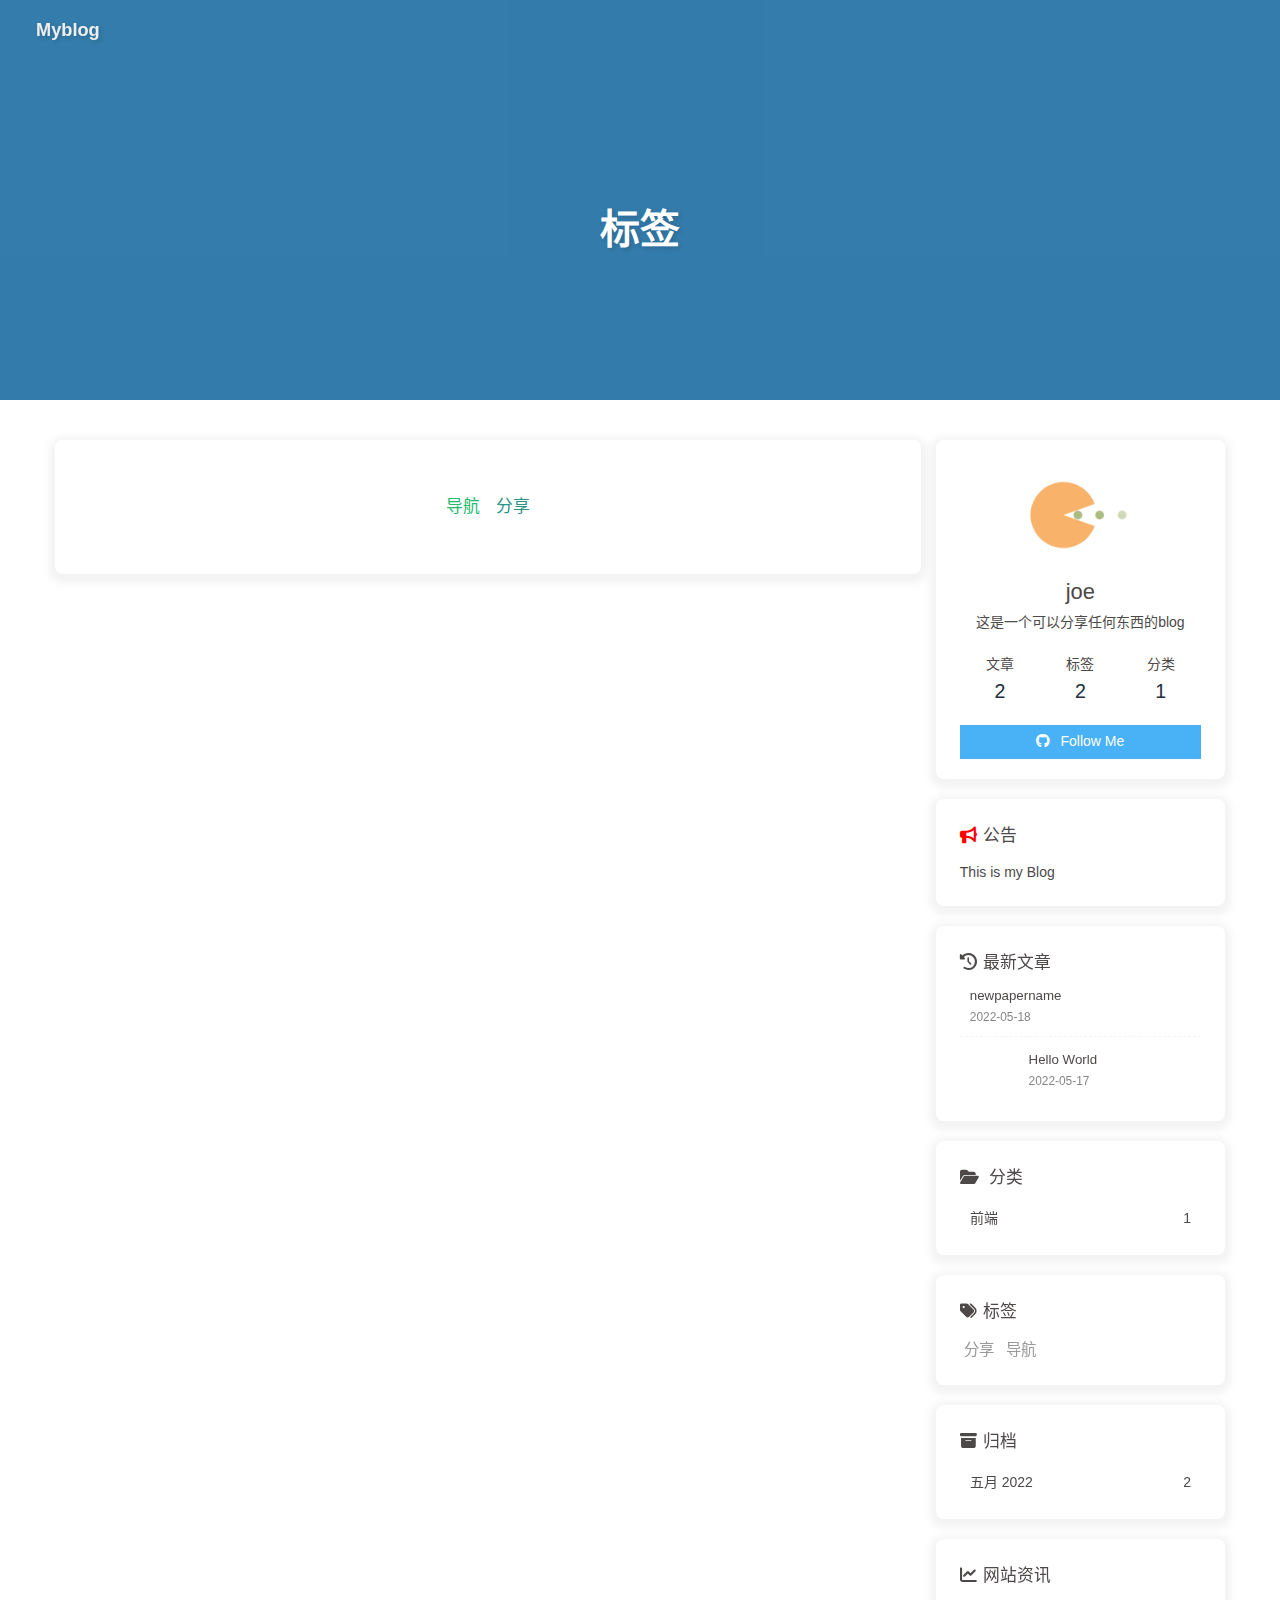
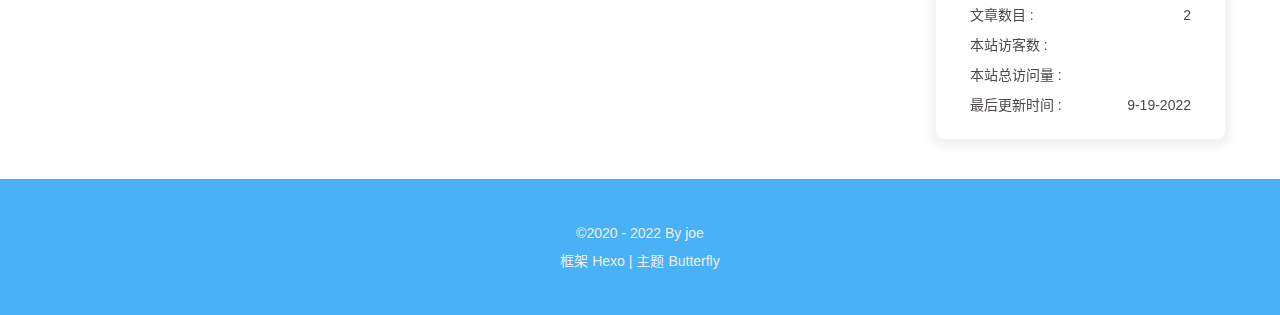
<file: tags/index.html>
<!DOCTYPE html><html lang="zh-CN" data-theme="light"><head><meta charset="UTF-8"><meta http-equiv="X-UA-Compatible" content="IE=edge"><meta name="viewport" content="width=device-width, initial-scale=1.0, maximum-scale=1.0, user-scalable=no"><title>标签 | Myblog</title><meta name="author" content="joe"><meta name="copyright" content="joe"><meta name="format-detection" content="telephone=no"><meta name="theme-color" content="#ffffff"><meta name="description" content="这是一个可以分享任何东西的blog">
<meta property="og:type" content="website">
<meta property="og:title" content="标签">
<meta property="og:url" content="https://utrees.github.io/tags/index.html">
<meta property="og:site_name" content="Myblog">
<meta property="og:description" content="这是一个可以分享任何东西的blog">
<meta property="og:locale" content="zh_CN">
<meta property="og:image" content="[data-uri]">
<meta property="article:published_time" content="2022-05-19T02:45:33.000Z">
<meta property="article:modified_time" content="2022-05-19T03:02:32.645Z">
<meta property="article:author" content="joe">
<meta name="twitter:card" content="summary">
<meta name="twitter:image" content="[data-uri]"><link rel="shortcut icon" href="/img/favicon.png"><link rel="canonical" href="https://utrees.github.io/tags/"><link rel="preconnect" href="//cdn.jsdelivr.net"/><link rel="preconnect" href="//busuanzi.ibruce.info"/><link rel="stylesheet" href="/css/index.css"><link rel="stylesheet" href="https://cdn.jsdelivr.net/npm/@fortawesome/fontawesome-free@6/css/all.min.css" media="print" onload="this.media='all'"><link rel="stylesheet" href="https://cdn.jsdelivr.net/npm/@fancyapps/ui/dist/fancybox.css" media="print" onload="this.media='all'"><script>const GLOBAL_CONFIG = { 
  root: '/',
  algolia: undefined,
  localSearch: undefined,
  translate: undefined,
  noticeOutdate: undefined,
  highlight: {"plugin":"highlighjs","highlightCopy":true,"highlightLang":true,"highlightHeightLimit":false},
  copy: {
    success: '复制成功',
    error: '复制错误',
    noSupport: '浏览器不支持'
  },
  relativeDate: {
    homepage: false,
    post: false
  },
  runtime: '',
  date_suffix: {
    just: '刚刚',
    min: '分钟前',
    hour: '小时前',
    day: '天前',
    month: '个月前'
  },
  copyright: undefined,
  lightbox: 'fancybox',
  Snackbar: undefined,
  source: {
    justifiedGallery: {
      js: 'https://cdn.jsdelivr.net/npm/flickr-justified-gallery@2/dist/fjGallery.min.js',
      css: 'https://cdn.jsdelivr.net/npm/flickr-justified-gallery@2/dist/fjGallery.min.css'
    }
  },
  isPhotoFigcaption: false,
  islazyload: false,
  isAnchor: false
}</script><script id="config-diff">var GLOBAL_CONFIG_SITE = {
  title: '标签',
  isPost: false,
  isHome: false,
  isHighlightShrink: false,
  isToc: false,
  postUpdate: '2022-05-19 11:02:32'
}</script><noscript><style type="text/css">
  #nav {
    opacity: 1
  }
  .justified-gallery img {
    opacity: 1
  }

  #recent-posts time,
  #post-meta time {
    display: inline !important
  }
</style></noscript><script>(win=>{
    win.saveToLocal = {
      set: function setWithExpiry(key, value, ttl) {
        if (ttl === 0) return
        const now = new Date()
        const expiryDay = ttl * 86400000
        const item = {
          value: value,
          expiry: now.getTime() + expiryDay,
        }
        localStorage.setItem(key, JSON.stringify(item))
      },

      get: function getWithExpiry(key) {
        const itemStr = localStorage.getItem(key)

        if (!itemStr) {
          return undefined
        }
        const item = JSON.parse(itemStr)
        const now = new Date()

        if (now.getTime() > item.expiry) {
          localStorage.removeItem(key)
          return undefined
        }
        return item.value
      }
    }
  
    win.getScript = url => new Promise((resolve, reject) => {
      const script = document.createElement('script')
      script.src = url
      script.async = true
      script.onerror = reject
      script.onload = script.onreadystatechange = function() {
        const loadState = this.readyState
        if (loadState && loadState !== 'loaded' && loadState !== 'complete') return
        script.onload = script.onreadystatechange = null
        resolve()
      }
      document.head.appendChild(script)
    })
  
      win.activateDarkMode = function () {
        document.documentElement.setAttribute('data-theme', 'dark')
        if (document.querySelector('meta[name="theme-color"]') !== null) {
          document.querySelector('meta[name="theme-color"]').setAttribute('content', '#0d0d0d')
        }
      }
      win.activateLightMode = function () {
        document.documentElement.setAttribute('data-theme', 'light')
        if (document.querySelector('meta[name="theme-color"]') !== null) {
          document.querySelector('meta[name="theme-color"]').setAttribute('content', '#ffffff')
        }
      }
      const t = saveToLocal.get('theme')
    
          if (t === 'dark') activateDarkMode()
          else if (t === 'light') activateLightMode()
        
      const asideStatus = saveToLocal.get('aside-status')
      if (asideStatus !== undefined) {
        if (asideStatus === 'hide') {
          document.documentElement.classList.add('hide-aside')
        } else {
          document.documentElement.classList.remove('hide-aside')
        }
      }
    
    const detectApple = () => {
      if(/iPad|iPhone|iPod|Macintosh/.test(navigator.userAgent)){
        document.documentElement.classList.add('apple')
      }
    }
    detectApple()
    })(window)</script><meta name="generator" content="Hexo 6.2.0"></head><body><div id="sidebar"><div id="menu-mask"></div><div id="sidebar-menus"><div class="avatar-img is-center"><img src="https://i.loli.net/2021/02/24/5O1day2nriDzjSu.png" onerror="onerror=null;src='/img/friend_404.gif'" alt="avatar"/></div><div class="sidebar-site-data site-data is-center"><a href="/archives/"><div class="headline">文章</div><div class="length-num">2</div></a><a href="/tags/"><div class="headline">标签</div><div class="length-num">2</div></a><a href="/categories/"><div class="headline">分类</div><div class="length-num">1</div></a></div><hr/></div></div><div class="page" id="body-wrap"><header class="not-home-page" id="page-header"><nav id="nav"><span id="blog_name"><a id="site-name" href="/">Myblog</a></span><div id="menus"><div id="toggle-menu"><a class="site-page"><i class="fas fa-bars fa-fw"></i></a></div></div></nav><div id="page-site-info"><h1 id="site-title">标签</h1></div></header><main class="layout" id="content-inner"><div id="page"><div class="tag-cloud-list is-center"><a href="/tags/%E5%AF%BC%E8%88%AA/" style="font-size: 1.2em; color: rgb(35, 185, 113)">导航</a><a href="/tags/%E5%88%86%E4%BA%AB/" style="font-size: 1.2em; color: rgb(42, 147, 132)">分享</a></div></div><div class="aside-content" id="aside-content"><div class="card-widget card-info"><div class="is-center"><div class="avatar-img"><img src="https://i.loli.net/2021/02/24/5O1day2nriDzjSu.png" onerror="this.onerror=null;this.src='/img/friend_404.gif'" alt="avatar"/></div><div class="author-info__name">joe</div><div class="author-info__description">这是一个可以分享任何东西的blog</div></div><div class="card-info-data site-data is-center"><a href="/archives/"><div class="headline">文章</div><div class="length-num">2</div></a><a href="/tags/"><div class="headline">标签</div><div class="length-num">2</div></a><a href="/categories/"><div class="headline">分类</div><div class="length-num">1</div></a></div><a id="card-info-btn" target="_blank" rel="noopener" href="https://github.com/xxxxxx"><i class="fab fa-github"></i><span>Follow Me</span></a></div><div class="card-widget card-announcement"><div class="item-headline"><i class="fas fa-bullhorn fa-shake"></i><span>公告</span></div><div class="announcement_content">This is my Blog</div></div><div class="sticky_layout"><div class="card-widget card-recent-post"><div class="item-headline"><i class="fas fa-history"></i><span>最新文章</span></div><div class="aside-list"><div class="aside-list-item"><div class="content"><a class="title" href="/2022/05/18/newpapername/" title="newpapername">newpapername</a><time datetime="2022-05-18T02:58:42.000Z" title="发表于 2022-05-18 10:58:42">2022-05-18</time></div></div><div class="aside-list-item"><a class="thumbnail" href="/2022/05/17/hello-world/" title="Hello World"><img src="[data-uri]" onerror="this.onerror=null;this.src='/img/404.jpg'" alt="Hello World"/></a><div class="content"><a class="title" href="/2022/05/17/hello-world/" title="Hello World">Hello World</a><time datetime="2022-05-17T08:06:00.665Z" title="发表于 2022-05-17 16:06:00">2022-05-17</time></div></div></div></div><div class="card-widget card-categories"><div class="item-headline">
            <i class="fas fa-folder-open"></i>
            <span>分类</span>
            
            </div>
            <ul class="card-category-list" id="aside-cat-list">
            <li class="card-category-list-item "><a class="card-category-list-link" href="/categories/%E5%89%8D%E7%AB%AF/"><span class="card-category-list-name">前端</span><span class="card-category-list-count">1</span></a></li>
            </ul></div><div class="card-widget card-tags"><div class="item-headline"><i class="fas fa-tags"></i><span>标签</span></div><div class="card-tag-cloud"><a href="/tags/%E5%88%86%E4%BA%AB/" style="font-size: 1.1em; color: #999">分享</a> <a href="/tags/%E5%AF%BC%E8%88%AA/" style="font-size: 1.1em; color: #999">导航</a></div></div><div class="card-widget card-archives"><div class="item-headline"><i class="fas fa-archive"></i><span>归档</span></div><ul class="card-archive-list"><li class="card-archive-list-item"><a class="card-archive-list-link" href="/archives/2022/05/"><span class="card-archive-list-date">五月 2022</span><span class="card-archive-list-count">2</span></a></li></ul></div><div class="card-widget card-webinfo"><div class="item-headline"><i class="fas fa-chart-line"></i><span>网站资讯</span></div><div class="webinfo"><div class="webinfo-item"><div class="item-name">文章数目 :</div><div class="item-count">2</div></div><div class="webinfo-item"><div class="item-name">本站访客数 :</div><div class="item-count" id="busuanzi_value_site_uv"></div></div><div class="webinfo-item"><div class="item-name">本站总访问量 :</div><div class="item-count" id="busuanzi_value_site_pv"></div></div><div class="webinfo-item"><div class="item-name">最后更新时间 :</div><div class="item-count" id="last-push-date" data-lastPushDate="2022-09-19T12:33:52.544Z"></div></div></div></div></div></div></main><footer id="footer"><div id="footer-wrap"><div class="copyright">&copy;2020 - 2022 By joe</div><div class="framework-info"><span>框架 </span><a target="_blank" rel="noopener" href="https://hexo.io">Hexo</a><span class="footer-separator">|</span><span>主题 </span><a target="_blank" rel="noopener" href="https://github.com/jerryc127/hexo-theme-butterfly">Butterfly</a></div></div></footer></div><div id="rightside"><div id="rightside-config-hide"><button id="darkmode" type="button" title="浅色和深色模式转换"><i class="fas fa-adjust"></i></button><button id="hide-aside-btn" type="button" title="单栏和双栏切换"><i class="fas fa-arrows-alt-h"></i></button></div><div id="rightside-config-show"><button id="rightside_config" type="button" title="设置"><i class="fas fa-cog fa-spin"></i></button><button id="go-up" type="button" title="回到顶部"><i class="fas fa-arrow-up"></i></button></div></div><div><script src="/js/utils.js"></script><script src="/js/main.js"></script><script src="https://cdn.jsdelivr.net/npm/@fancyapps/ui/dist/fancybox.umd.js"></script><div class="js-pjax"></div><script async data-pjax src="//busuanzi.ibruce.info/busuanzi/2.3/busuanzi.pure.mini.js"></script></div></body></html>
</file>
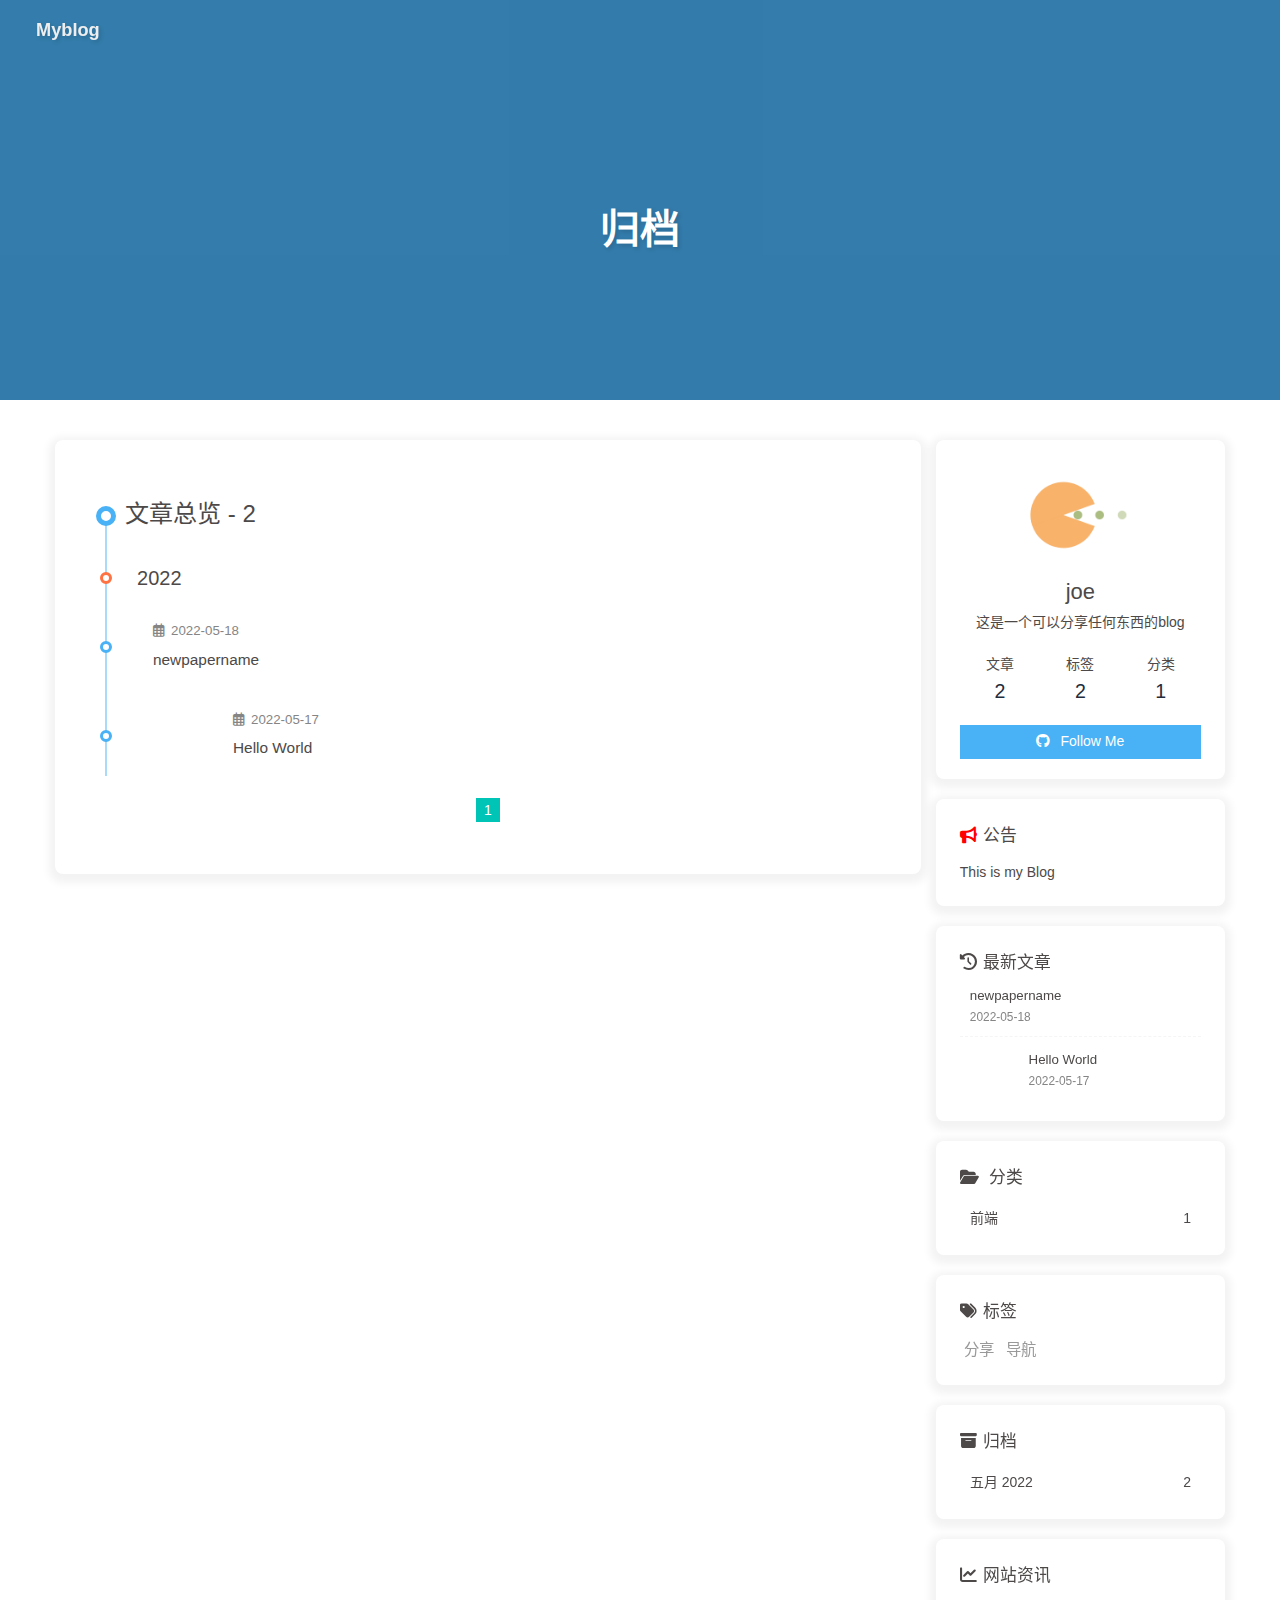
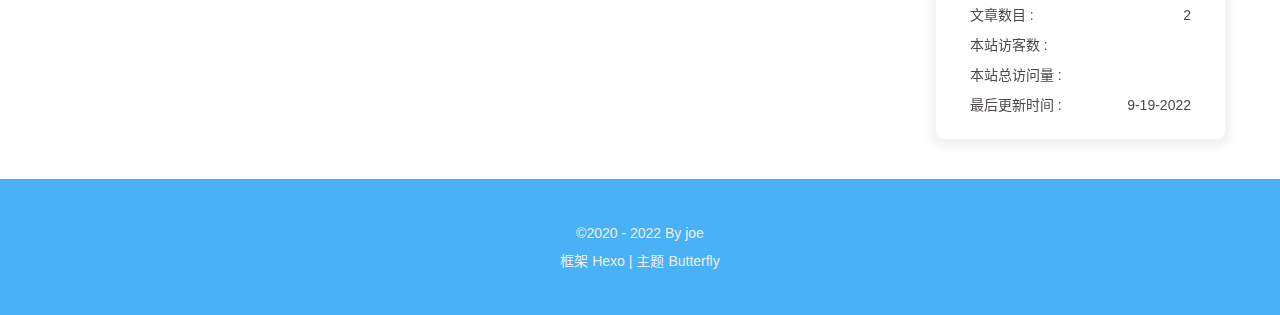
<file: archives/2022/index.html>
<!DOCTYPE html><html lang="zh-CN" data-theme="light"><head><meta charset="UTF-8"><meta http-equiv="X-UA-Compatible" content="IE=edge"><meta name="viewport" content="width=device-width, initial-scale=1.0, maximum-scale=1.0, user-scalable=no"><title>归档 | Myblog</title><meta name="author" content="joe"><meta name="copyright" content="joe"><meta name="format-detection" content="telephone=no"><meta name="theme-color" content="#ffffff"><meta name="description" content="这是一个可以分享任何东西的blog">
<meta property="og:type" content="website">
<meta property="og:title" content="Myblog">
<meta property="og:url" content="https://utrees.github.io/archives/2022/index.html">
<meta property="og:site_name" content="Myblog">
<meta property="og:description" content="这是一个可以分享任何东西的blog">
<meta property="og:locale" content="zh_CN">
<meta property="og:image" content="https://i.loli.net/2021/02/24/5O1day2nriDzjSu.png">
<meta property="article:author" content="joe">
<meta name="twitter:card" content="summary">
<meta name="twitter:image" content="https://i.loli.net/2021/02/24/5O1day2nriDzjSu.png"><link rel="shortcut icon" href="/img/favicon.png"><link rel="canonical" href="https://utrees.github.io/archives/2022/"><link rel="preconnect" href="//cdn.jsdelivr.net"/><link rel="preconnect" href="//busuanzi.ibruce.info"/><link rel="stylesheet" href="/css/index.css"><link rel="stylesheet" href="https://cdn.jsdelivr.net/npm/@fortawesome/fontawesome-free@6/css/all.min.css" media="print" onload="this.media='all'"><link rel="stylesheet" href="https://cdn.jsdelivr.net/npm/@fancyapps/ui/dist/fancybox.css" media="print" onload="this.media='all'"><script>const GLOBAL_CONFIG = { 
  root: '/',
  algolia: undefined,
  localSearch: undefined,
  translate: undefined,
  noticeOutdate: undefined,
  highlight: {"plugin":"highlighjs","highlightCopy":true,"highlightLang":true,"highlightHeightLimit":false},
  copy: {
    success: '复制成功',
    error: '复制错误',
    noSupport: '浏览器不支持'
  },
  relativeDate: {
    homepage: false,
    post: false
  },
  runtime: '',
  date_suffix: {
    just: '刚刚',
    min: '分钟前',
    hour: '小时前',
    day: '天前',
    month: '个月前'
  },
  copyright: undefined,
  lightbox: 'fancybox',
  Snackbar: undefined,
  source: {
    justifiedGallery: {
      js: 'https://cdn.jsdelivr.net/npm/flickr-justified-gallery@2/dist/fjGallery.min.js',
      css: 'https://cdn.jsdelivr.net/npm/flickr-justified-gallery@2/dist/fjGallery.min.css'
    }
  },
  isPhotoFigcaption: false,
  islazyload: false,
  isAnchor: false
}</script><script id="config-diff">var GLOBAL_CONFIG_SITE = {
  title: '归档',
  isPost: false,
  isHome: false,
  isHighlightShrink: false,
  isToc: false,
  postUpdate: '2022-09-19 20:33:52'
}</script><noscript><style type="text/css">
  #nav {
    opacity: 1
  }
  .justified-gallery img {
    opacity: 1
  }

  #recent-posts time,
  #post-meta time {
    display: inline !important
  }
</style></noscript><script>(win=>{
    win.saveToLocal = {
      set: function setWithExpiry(key, value, ttl) {
        if (ttl === 0) return
        const now = new Date()
        const expiryDay = ttl * 86400000
        const item = {
          value: value,
          expiry: now.getTime() + expiryDay,
        }
        localStorage.setItem(key, JSON.stringify(item))
      },

      get: function getWithExpiry(key) {
        const itemStr = localStorage.getItem(key)

        if (!itemStr) {
          return undefined
        }
        const item = JSON.parse(itemStr)
        const now = new Date()

        if (now.getTime() > item.expiry) {
          localStorage.removeItem(key)
          return undefined
        }
        return item.value
      }
    }
  
    win.getScript = url => new Promise((resolve, reject) => {
      const script = document.createElement('script')
      script.src = url
      script.async = true
      script.onerror = reject
      script.onload = script.onreadystatechange = function() {
        const loadState = this.readyState
        if (loadState && loadState !== 'loaded' && loadState !== 'complete') return
        script.onload = script.onreadystatechange = null
        resolve()
      }
      document.head.appendChild(script)
    })
  
      win.activateDarkMode = function () {
        document.documentElement.setAttribute('data-theme', 'dark')
        if (document.querySelector('meta[name="theme-color"]') !== null) {
          document.querySelector('meta[name="theme-color"]').setAttribute('content', '#0d0d0d')
        }
      }
      win.activateLightMode = function () {
        document.documentElement.setAttribute('data-theme', 'light')
        if (document.querySelector('meta[name="theme-color"]') !== null) {
          document.querySelector('meta[name="theme-color"]').setAttribute('content', '#ffffff')
        }
      }
      const t = saveToLocal.get('theme')
    
          if (t === 'dark') activateDarkMode()
          else if (t === 'light') activateLightMode()
        
      const asideStatus = saveToLocal.get('aside-status')
      if (asideStatus !== undefined) {
        if (asideStatus === 'hide') {
          document.documentElement.classList.add('hide-aside')
        } else {
          document.documentElement.classList.remove('hide-aside')
        }
      }
    
    const detectApple = () => {
      if(/iPad|iPhone|iPod|Macintosh/.test(navigator.userAgent)){
        document.documentElement.classList.add('apple')
      }
    }
    detectApple()
    })(window)</script><meta name="generator" content="Hexo 6.2.0"></head><body><div id="sidebar"><div id="menu-mask"></div><div id="sidebar-menus"><div class="avatar-img is-center"><img src="https://i.loli.net/2021/02/24/5O1day2nriDzjSu.png" onerror="onerror=null;src='/img/friend_404.gif'" alt="avatar"/></div><div class="sidebar-site-data site-data is-center"><a href="/archives/"><div class="headline">文章</div><div class="length-num">2</div></a><a href="/tags/"><div class="headline">标签</div><div class="length-num">2</div></a><a href="/categories/"><div class="headline">分类</div><div class="length-num">1</div></a></div><hr/></div></div><div class="page" id="body-wrap"><header class="not-home-page" id="page-header"><nav id="nav"><span id="blog_name"><a id="site-name" href="/">Myblog</a></span><div id="menus"><div id="toggle-menu"><a class="site-page"><i class="fas fa-bars fa-fw"></i></a></div></div></nav><div id="page-site-info"><h1 id="site-title">归档</h1></div></header><main class="layout" id="content-inner"><div id="archive"><div class="article-sort-title">文章总览 - 2</div><div class="article-sort"><div class="article-sort-item year">2022</div><div class="article-sort-item"><div class="article-sort-item-info"><div class="article-sort-item-time"><i class="far fa-calendar-alt"></i><time class="post-meta-date-created" datetime="2022-05-18T02:58:42.000Z" title="发表于 2022-05-18 10:58:42">2022-05-18</time></div><a class="article-sort-item-title" href="/2022/05/18/newpapername/" title="newpapername">newpapername</a></div></div><div class="article-sort-item"><a class="article-sort-item-img" href="/2022/05/17/hello-world/" title="Hello World"><img src="[data-uri]" alt="Hello World" onerror="this.onerror=null;this.src='/img/404.jpg'"></a><div class="article-sort-item-info"><div class="article-sort-item-time"><i class="far fa-calendar-alt"></i><time class="post-meta-date-created" datetime="2022-05-17T08:06:00.665Z" title="发表于 2022-05-17 16:06:00">2022-05-17</time></div><a class="article-sort-item-title" href="/2022/05/17/hello-world/" title="Hello World">Hello World</a></div></div></div><nav id="pagination"><div class="pagination"><span class="page-number current">1</span></div></nav></div><div class="aside-content" id="aside-content"><div class="card-widget card-info"><div class="is-center"><div class="avatar-img"><img src="https://i.loli.net/2021/02/24/5O1day2nriDzjSu.png" onerror="this.onerror=null;this.src='/img/friend_404.gif'" alt="avatar"/></div><div class="author-info__name">joe</div><div class="author-info__description">这是一个可以分享任何东西的blog</div></div><div class="card-info-data site-data is-center"><a href="/archives/"><div class="headline">文章</div><div class="length-num">2</div></a><a href="/tags/"><div class="headline">标签</div><div class="length-num">2</div></a><a href="/categories/"><div class="headline">分类</div><div class="length-num">1</div></a></div><a id="card-info-btn" target="_blank" rel="noopener" href="https://github.com/xxxxxx"><i class="fab fa-github"></i><span>Follow Me</span></a></div><div class="card-widget card-announcement"><div class="item-headline"><i class="fas fa-bullhorn fa-shake"></i><span>公告</span></div><div class="announcement_content">This is my Blog</div></div><div class="sticky_layout"><div class="card-widget card-recent-post"><div class="item-headline"><i class="fas fa-history"></i><span>最新文章</span></div><div class="aside-list"><div class="aside-list-item"><div class="content"><a class="title" href="/2022/05/18/newpapername/" title="newpapername">newpapername</a><time datetime="2022-05-18T02:58:42.000Z" title="发表于 2022-05-18 10:58:42">2022-05-18</time></div></div><div class="aside-list-item"><a class="thumbnail" href="/2022/05/17/hello-world/" title="Hello World"><img src="[data-uri]" onerror="this.onerror=null;this.src='/img/404.jpg'" alt="Hello World"/></a><div class="content"><a class="title" href="/2022/05/17/hello-world/" title="Hello World">Hello World</a><time datetime="2022-05-17T08:06:00.665Z" title="发表于 2022-05-17 16:06:00">2022-05-17</time></div></div></div></div><div class="card-widget card-categories"><div class="item-headline">
            <i class="fas fa-folder-open"></i>
            <span>分类</span>
            
            </div>
            <ul class="card-category-list" id="aside-cat-list">
            <li class="card-category-list-item "><a class="card-category-list-link" href="/categories/%E5%89%8D%E7%AB%AF/"><span class="card-category-list-name">前端</span><span class="card-category-list-count">1</span></a></li>
            </ul></div><div class="card-widget card-tags"><div class="item-headline"><i class="fas fa-tags"></i><span>标签</span></div><div class="card-tag-cloud"><a href="/tags/%E5%88%86%E4%BA%AB/" style="font-size: 1.1em; color: #999">分享</a> <a href="/tags/%E5%AF%BC%E8%88%AA/" style="font-size: 1.1em; color: #999">导航</a></div></div><div class="card-widget card-archives"><div class="item-headline"><i class="fas fa-archive"></i><span>归档</span></div><ul class="card-archive-list"><li class="card-archive-list-item"><a class="card-archive-list-link" href="/archives/2022/05/"><span class="card-archive-list-date">五月 2022</span><span class="card-archive-list-count">2</span></a></li></ul></div><div class="card-widget card-webinfo"><div class="item-headline"><i class="fas fa-chart-line"></i><span>网站资讯</span></div><div class="webinfo"><div class="webinfo-item"><div class="item-name">文章数目 :</div><div class="item-count">2</div></div><div class="webinfo-item"><div class="item-name">本站访客数 :</div><div class="item-count" id="busuanzi_value_site_uv"></div></div><div class="webinfo-item"><div class="item-name">本站总访问量 :</div><div class="item-count" id="busuanzi_value_site_pv"></div></div><div class="webinfo-item"><div class="item-name">最后更新时间 :</div><div class="item-count" id="last-push-date" data-lastPushDate="2022-09-19T12:33:52.544Z"></div></div></div></div></div></div></main><footer id="footer"><div id="footer-wrap"><div class="copyright">&copy;2020 - 2022 By joe</div><div class="framework-info"><span>框架 </span><a target="_blank" rel="noopener" href="https://hexo.io">Hexo</a><span class="footer-separator">|</span><span>主题 </span><a target="_blank" rel="noopener" href="https://github.com/jerryc127/hexo-theme-butterfly">Butterfly</a></div></div></footer></div><div id="rightside"><div id="rightside-config-hide"><button id="darkmode" type="button" title="浅色和深色模式转换"><i class="fas fa-adjust"></i></button><button id="hide-aside-btn" type="button" title="单栏和双栏切换"><i class="fas fa-arrows-alt-h"></i></button></div><div id="rightside-config-show"><button id="rightside_config" type="button" title="设置"><i class="fas fa-cog fa-spin"></i></button><button id="go-up" type="button" title="回到顶部"><i class="fas fa-arrow-up"></i></button></div></div><div><script src="/js/utils.js"></script><script src="/js/main.js"></script><script src="https://cdn.jsdelivr.net/npm/@fancyapps/ui/dist/fancybox.umd.js"></script><div class="js-pjax"></div><script async data-pjax src="//busuanzi.ibruce.info/busuanzi/2.3/busuanzi.pure.mini.js"></script></div></body></html>
</file>
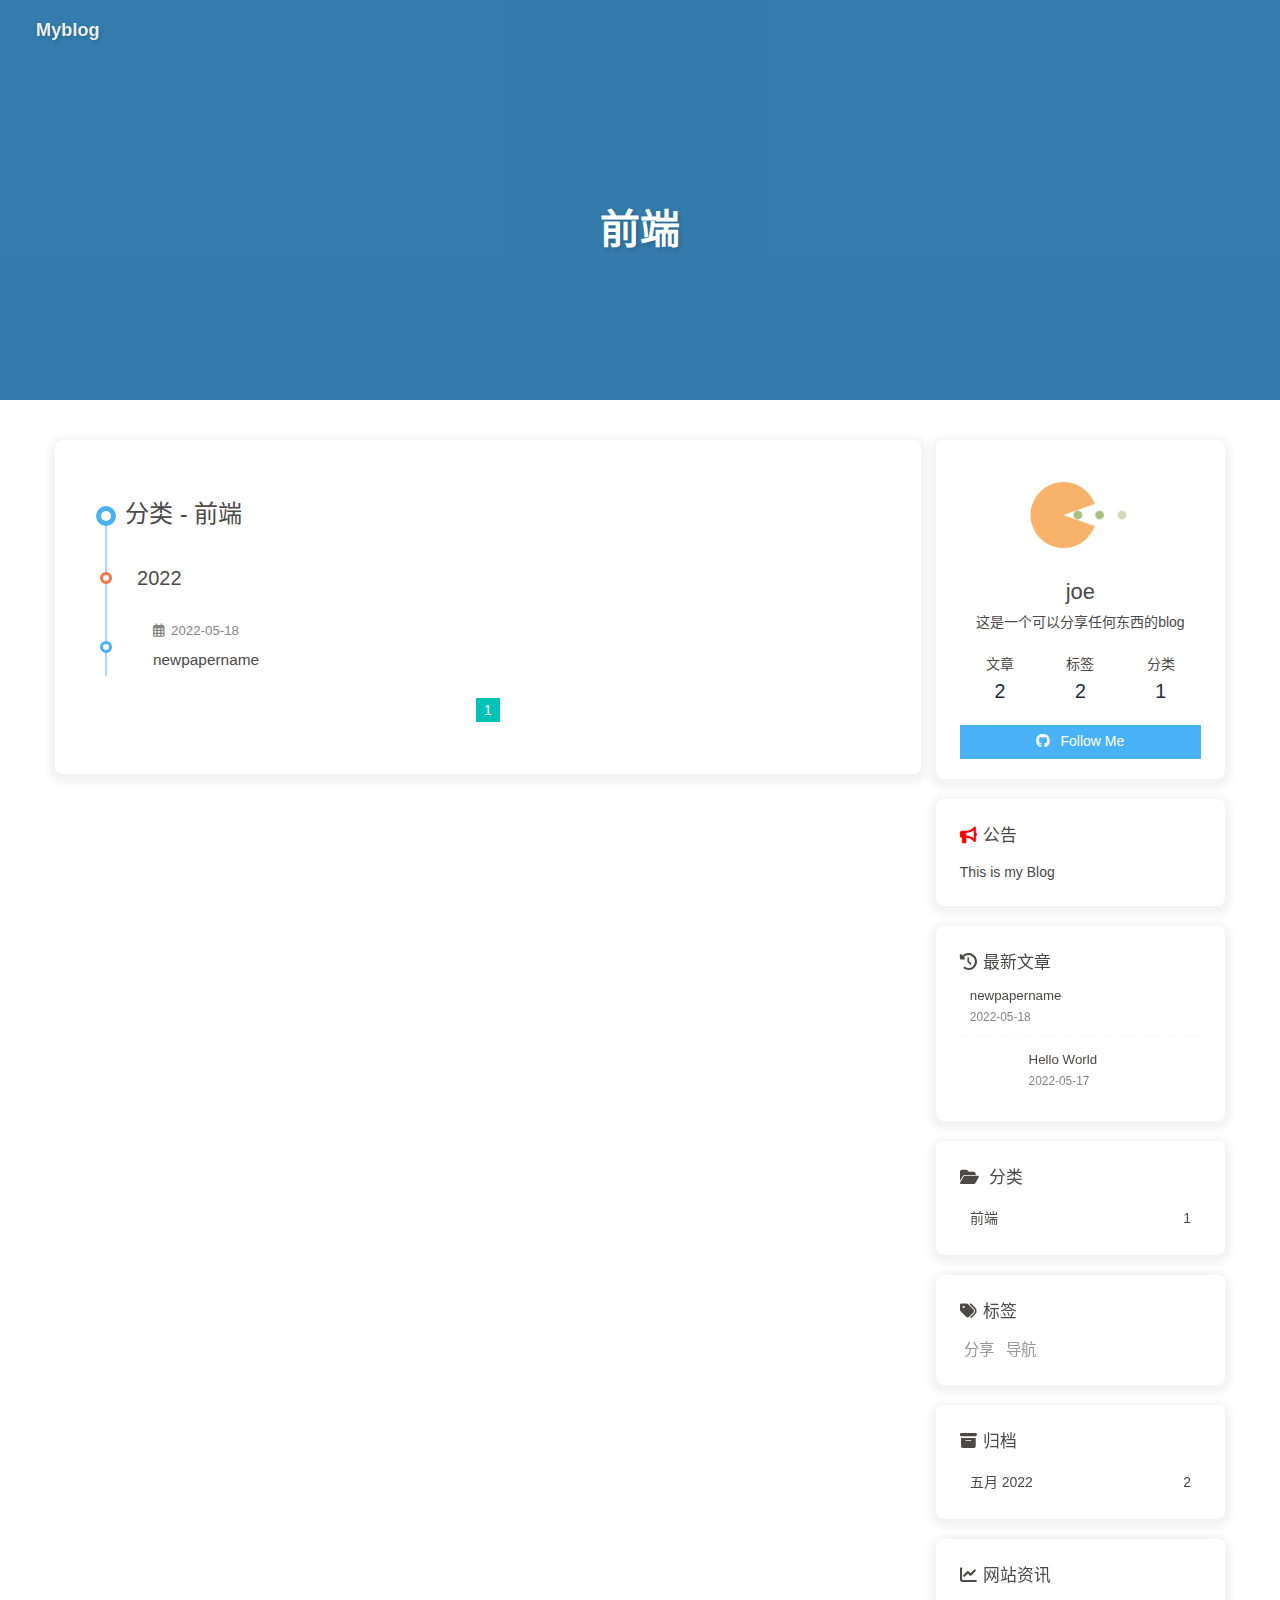
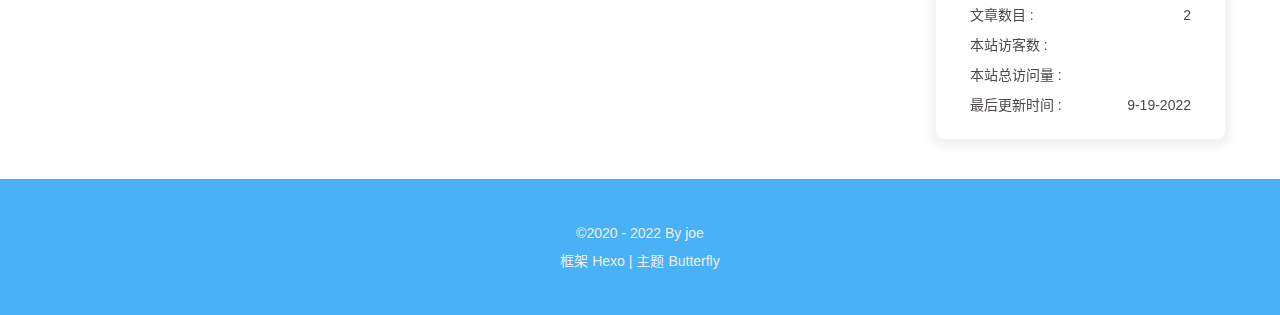
<file: categories/前端/index.html>
<!DOCTYPE html><html lang="zh-CN" data-theme="light"><head><meta charset="UTF-8"><meta http-equiv="X-UA-Compatible" content="IE=edge"><meta name="viewport" content="width=device-width, initial-scale=1.0, maximum-scale=1.0, user-scalable=no"><title>分类: 前端 | Myblog</title><meta name="author" content="joe"><meta name="copyright" content="joe"><meta name="format-detection" content="telephone=no"><meta name="theme-color" content="#ffffff"><meta name="description" content="这是一个可以分享任何东西的blog">
<meta property="og:type" content="website">
<meta property="og:title" content="Myblog">
<meta property="og:url" content="https://utrees.github.io/categories/%E5%89%8D%E7%AB%AF/index.html">
<meta property="og:site_name" content="Myblog">
<meta property="og:description" content="这是一个可以分享任何东西的blog">
<meta property="og:locale" content="zh_CN">
<meta property="og:image" content="https://i.loli.net/2021/02/24/5O1day2nriDzjSu.png">
<meta property="article:author" content="joe">
<meta name="twitter:card" content="summary">
<meta name="twitter:image" content="https://i.loli.net/2021/02/24/5O1day2nriDzjSu.png"><link rel="shortcut icon" href="/img/favicon.png"><link rel="canonical" href="https://utrees.github.io/categories/%E5%89%8D%E7%AB%AF/"><link rel="preconnect" href="//cdn.jsdelivr.net"/><link rel="preconnect" href="//busuanzi.ibruce.info"/><link rel="stylesheet" href="/css/index.css"><link rel="stylesheet" href="https://cdn.jsdelivr.net/npm/@fortawesome/fontawesome-free@6/css/all.min.css" media="print" onload="this.media='all'"><link rel="stylesheet" href="https://cdn.jsdelivr.net/npm/@fancyapps/ui/dist/fancybox.css" media="print" onload="this.media='all'"><script>const GLOBAL_CONFIG = { 
  root: '/',
  algolia: undefined,
  localSearch: undefined,
  translate: undefined,
  noticeOutdate: undefined,
  highlight: {"plugin":"highlighjs","highlightCopy":true,"highlightLang":true,"highlightHeightLimit":false},
  copy: {
    success: '复制成功',
    error: '复制错误',
    noSupport: '浏览器不支持'
  },
  relativeDate: {
    homepage: false,
    post: false
  },
  runtime: '',
  date_suffix: {
    just: '刚刚',
    min: '分钟前',
    hour: '小时前',
    day: '天前',
    month: '个月前'
  },
  copyright: undefined,
  lightbox: 'fancybox',
  Snackbar: undefined,
  source: {
    justifiedGallery: {
      js: 'https://cdn.jsdelivr.net/npm/flickr-justified-gallery@2/dist/fjGallery.min.js',
      css: 'https://cdn.jsdelivr.net/npm/flickr-justified-gallery@2/dist/fjGallery.min.css'
    }
  },
  isPhotoFigcaption: false,
  islazyload: false,
  isAnchor: false
}</script><script id="config-diff">var GLOBAL_CONFIG_SITE = {
  title: '分类: 前端',
  isPost: false,
  isHome: false,
  isHighlightShrink: false,
  isToc: false,
  postUpdate: '2022-09-19 20:33:52'
}</script><noscript><style type="text/css">
  #nav {
    opacity: 1
  }
  .justified-gallery img {
    opacity: 1
  }

  #recent-posts time,
  #post-meta time {
    display: inline !important
  }
</style></noscript><script>(win=>{
    win.saveToLocal = {
      set: function setWithExpiry(key, value, ttl) {
        if (ttl === 0) return
        const now = new Date()
        const expiryDay = ttl * 86400000
        const item = {
          value: value,
          expiry: now.getTime() + expiryDay,
        }
        localStorage.setItem(key, JSON.stringify(item))
      },

      get: function getWithExpiry(key) {
        const itemStr = localStorage.getItem(key)

        if (!itemStr) {
          return undefined
        }
        const item = JSON.parse(itemStr)
        const now = new Date()

        if (now.getTime() > item.expiry) {
          localStorage.removeItem(key)
          return undefined
        }
        return item.value
      }
    }
  
    win.getScript = url => new Promise((resolve, reject) => {
      const script = document.createElement('script')
      script.src = url
      script.async = true
      script.onerror = reject
      script.onload = script.onreadystatechange = function() {
        const loadState = this.readyState
        if (loadState && loadState !== 'loaded' && loadState !== 'complete') return
        script.onload = script.onreadystatechange = null
        resolve()
      }
      document.head.appendChild(script)
    })
  
      win.activateDarkMode = function () {
        document.documentElement.setAttribute('data-theme', 'dark')
        if (document.querySelector('meta[name="theme-color"]') !== null) {
          document.querySelector('meta[name="theme-color"]').setAttribute('content', '#0d0d0d')
        }
      }
      win.activateLightMode = function () {
        document.documentElement.setAttribute('data-theme', 'light')
        if (document.querySelector('meta[name="theme-color"]') !== null) {
          document.querySelector('meta[name="theme-color"]').setAttribute('content', '#ffffff')
        }
      }
      const t = saveToLocal.get('theme')
    
          if (t === 'dark') activateDarkMode()
          else if (t === 'light') activateLightMode()
        
      const asideStatus = saveToLocal.get('aside-status')
      if (asideStatus !== undefined) {
        if (asideStatus === 'hide') {
          document.documentElement.classList.add('hide-aside')
        } else {
          document.documentElement.classList.remove('hide-aside')
        }
      }
    
    const detectApple = () => {
      if(/iPad|iPhone|iPod|Macintosh/.test(navigator.userAgent)){
        document.documentElement.classList.add('apple')
      }
    }
    detectApple()
    })(window)</script><meta name="generator" content="Hexo 6.2.0"></head><body><div id="sidebar"><div id="menu-mask"></div><div id="sidebar-menus"><div class="avatar-img is-center"><img src="https://i.loli.net/2021/02/24/5O1day2nriDzjSu.png" onerror="onerror=null;src='/img/friend_404.gif'" alt="avatar"/></div><div class="sidebar-site-data site-data is-center"><a href="/archives/"><div class="headline">文章</div><div class="length-num">2</div></a><a href="/tags/"><div class="headline">标签</div><div class="length-num">2</div></a><a href="/categories/"><div class="headline">分类</div><div class="length-num">1</div></a></div><hr/></div></div><div class="page" id="body-wrap"><header class="not-home-page" id="page-header"><nav id="nav"><span id="blog_name"><a id="site-name" href="/">Myblog</a></span><div id="menus"><div id="toggle-menu"><a class="site-page"><i class="fas fa-bars fa-fw"></i></a></div></div></nav><div id="page-site-info"><h1 id="site-title">前端</h1></div></header><main class="layout" id="content-inner"><div id="category"><div class="article-sort-title">分类 - 前端</div><div class="article-sort"><div class="article-sort-item year">2022</div><div class="article-sort-item"><div class="article-sort-item-info"><div class="article-sort-item-time"><i class="far fa-calendar-alt"></i><time class="post-meta-date-created" datetime="2022-05-18T02:58:42.000Z" title="发表于 2022-05-18 10:58:42">2022-05-18</time></div><a class="article-sort-item-title" href="/2022/05/18/newpapername/" title="newpapername">newpapername</a></div></div></div><nav id="pagination"><div class="pagination"><span class="page-number current">1</span></div></nav></div><div class="aside-content" id="aside-content"><div class="card-widget card-info"><div class="is-center"><div class="avatar-img"><img src="https://i.loli.net/2021/02/24/5O1day2nriDzjSu.png" onerror="this.onerror=null;this.src='/img/friend_404.gif'" alt="avatar"/></div><div class="author-info__name">joe</div><div class="author-info__description">这是一个可以分享任何东西的blog</div></div><div class="card-info-data site-data is-center"><a href="/archives/"><div class="headline">文章</div><div class="length-num">2</div></a><a href="/tags/"><div class="headline">标签</div><div class="length-num">2</div></a><a href="/categories/"><div class="headline">分类</div><div class="length-num">1</div></a></div><a id="card-info-btn" target="_blank" rel="noopener" href="https://github.com/xxxxxx"><i class="fab fa-github"></i><span>Follow Me</span></a></div><div class="card-widget card-announcement"><div class="item-headline"><i class="fas fa-bullhorn fa-shake"></i><span>公告</span></div><div class="announcement_content">This is my Blog</div></div><div class="sticky_layout"><div class="card-widget card-recent-post"><div class="item-headline"><i class="fas fa-history"></i><span>最新文章</span></div><div class="aside-list"><div class="aside-list-item"><div class="content"><a class="title" href="/2022/05/18/newpapername/" title="newpapername">newpapername</a><time datetime="2022-05-18T02:58:42.000Z" title="发表于 2022-05-18 10:58:42">2022-05-18</time></div></div><div class="aside-list-item"><a class="thumbnail" href="/2022/05/17/hello-world/" title="Hello World"><img src="[data-uri]" onerror="this.onerror=null;this.src='/img/404.jpg'" alt="Hello World"/></a><div class="content"><a class="title" href="/2022/05/17/hello-world/" title="Hello World">Hello World</a><time datetime="2022-05-17T08:06:00.665Z" title="发表于 2022-05-17 16:06:00">2022-05-17</time></div></div></div></div><div class="card-widget card-categories"><div class="item-headline">
            <i class="fas fa-folder-open"></i>
            <span>分类</span>
            
            </div>
            <ul class="card-category-list" id="aside-cat-list">
            <li class="card-category-list-item "><a class="card-category-list-link" href="/categories/%E5%89%8D%E7%AB%AF/"><span class="card-category-list-name">前端</span><span class="card-category-list-count">1</span></a></li>
            </ul></div><div class="card-widget card-tags"><div class="item-headline"><i class="fas fa-tags"></i><span>标签</span></div><div class="card-tag-cloud"><a href="/tags/%E5%88%86%E4%BA%AB/" style="font-size: 1.1em; color: #999">分享</a> <a href="/tags/%E5%AF%BC%E8%88%AA/" style="font-size: 1.1em; color: #999">导航</a></div></div><div class="card-widget card-archives"><div class="item-headline"><i class="fas fa-archive"></i><span>归档</span></div><ul class="card-archive-list"><li class="card-archive-list-item"><a class="card-archive-list-link" href="/archives/2022/05/"><span class="card-archive-list-date">五月 2022</span><span class="card-archive-list-count">2</span></a></li></ul></div><div class="card-widget card-webinfo"><div class="item-headline"><i class="fas fa-chart-line"></i><span>网站资讯</span></div><div class="webinfo"><div class="webinfo-item"><div class="item-name">文章数目 :</div><div class="item-count">2</div></div><div class="webinfo-item"><div class="item-name">本站访客数 :</div><div class="item-count" id="busuanzi_value_site_uv"></div></div><div class="webinfo-item"><div class="item-name">本站总访问量 :</div><div class="item-count" id="busuanzi_value_site_pv"></div></div><div class="webinfo-item"><div class="item-name">最后更新时间 :</div><div class="item-count" id="last-push-date" data-lastPushDate="2022-09-19T12:33:52.544Z"></div></div></div></div></div></div></main><footer id="footer"><div id="footer-wrap"><div class="copyright">&copy;2020 - 2022 By joe</div><div class="framework-info"><span>框架 </span><a target="_blank" rel="noopener" href="https://hexo.io">Hexo</a><span class="footer-separator">|</span><span>主题 </span><a target="_blank" rel="noopener" href="https://github.com/jerryc127/hexo-theme-butterfly">Butterfly</a></div></div></footer></div><div id="rightside"><div id="rightside-config-hide"><button id="darkmode" type="button" title="浅色和深色模式转换"><i class="fas fa-adjust"></i></button><button id="hide-aside-btn" type="button" title="单栏和双栏切换"><i class="fas fa-arrows-alt-h"></i></button></div><div id="rightside-config-show"><button id="rightside_config" type="button" title="设置"><i class="fas fa-cog fa-spin"></i></button><button id="go-up" type="button" title="回到顶部"><i class="fas fa-arrow-up"></i></button></div></div><div><script src="/js/utils.js"></script><script src="/js/main.js"></script><script src="https://cdn.jsdelivr.net/npm/@fancyapps/ui/dist/fancybox.umd.js"></script><div class="js-pjax"></div><script async data-pjax src="//busuanzi.ibruce.info/busuanzi/2.3/busuanzi.pure.mini.js"></script></div></body></html>
</file>
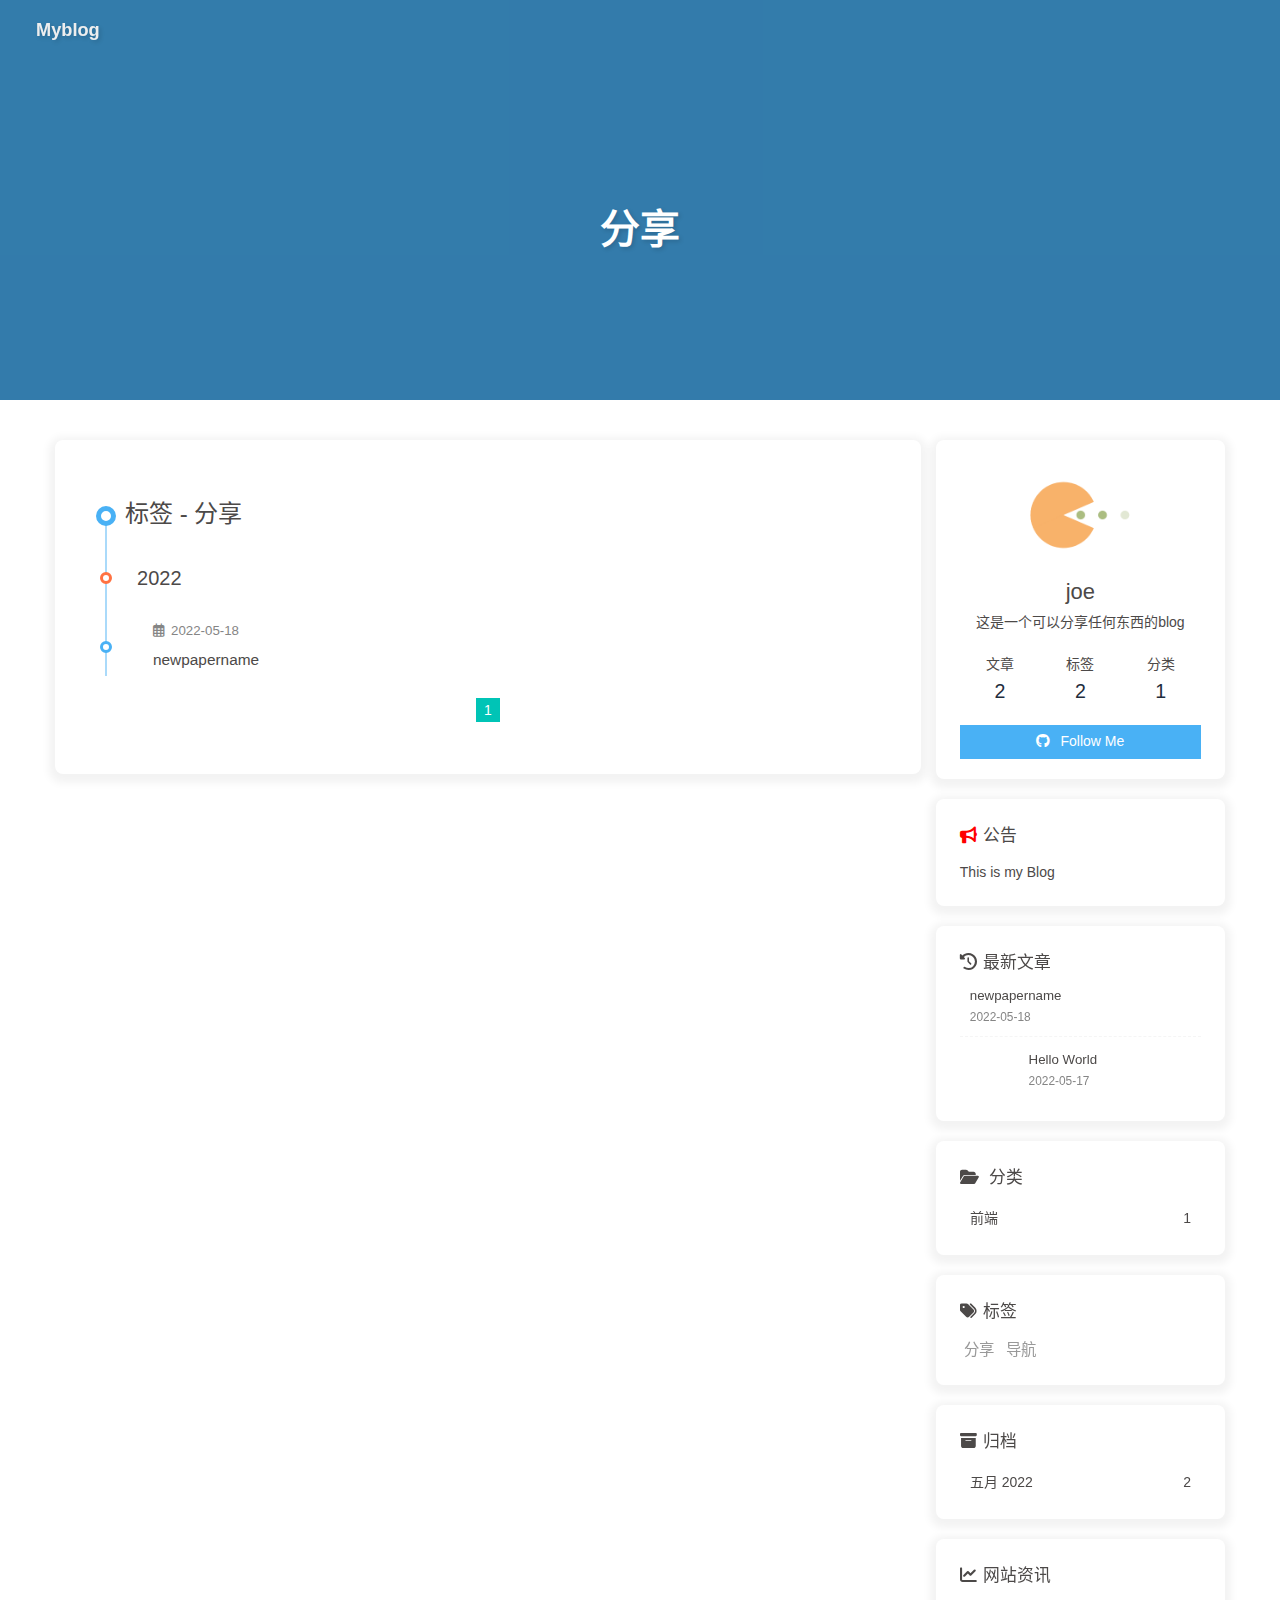
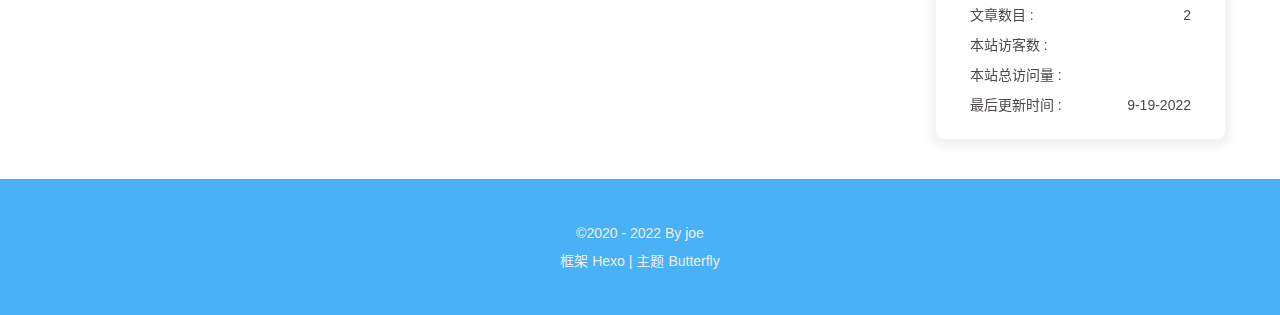
<file: tags/分享/index.html>
<!DOCTYPE html><html lang="zh-CN" data-theme="light"><head><meta charset="UTF-8"><meta http-equiv="X-UA-Compatible" content="IE=edge"><meta name="viewport" content="width=device-width, initial-scale=1.0, maximum-scale=1.0, user-scalable=no"><title>标签: 分享 | Myblog</title><meta name="author" content="joe"><meta name="copyright" content="joe"><meta name="format-detection" content="telephone=no"><meta name="theme-color" content="#ffffff"><meta name="description" content="这是一个可以分享任何东西的blog">
<meta property="og:type" content="website">
<meta property="og:title" content="Myblog">
<meta property="og:url" content="https://utrees.github.io/tags/%E5%88%86%E4%BA%AB/index.html">
<meta property="og:site_name" content="Myblog">
<meta property="og:description" content="这是一个可以分享任何东西的blog">
<meta property="og:locale" content="zh_CN">
<meta property="og:image" content="https://i.loli.net/2021/02/24/5O1day2nriDzjSu.png">
<meta property="article:author" content="joe">
<meta name="twitter:card" content="summary">
<meta name="twitter:image" content="https://i.loli.net/2021/02/24/5O1day2nriDzjSu.png"><link rel="shortcut icon" href="/img/favicon.png"><link rel="canonical" href="https://utrees.github.io/tags/%E5%88%86%E4%BA%AB/"><link rel="preconnect" href="//cdn.jsdelivr.net"/><link rel="preconnect" href="//busuanzi.ibruce.info"/><link rel="stylesheet" href="/css/index.css"><link rel="stylesheet" href="https://cdn.jsdelivr.net/npm/@fortawesome/fontawesome-free@6/css/all.min.css" media="print" onload="this.media='all'"><link rel="stylesheet" href="https://cdn.jsdelivr.net/npm/@fancyapps/ui/dist/fancybox.css" media="print" onload="this.media='all'"><script>const GLOBAL_CONFIG = { 
  root: '/',
  algolia: undefined,
  localSearch: undefined,
  translate: undefined,
  noticeOutdate: undefined,
  highlight: {"plugin":"highlighjs","highlightCopy":true,"highlightLang":true,"highlightHeightLimit":false},
  copy: {
    success: '复制成功',
    error: '复制错误',
    noSupport: '浏览器不支持'
  },
  relativeDate: {
    homepage: false,
    post: false
  },
  runtime: '',
  date_suffix: {
    just: '刚刚',
    min: '分钟前',
    hour: '小时前',
    day: '天前',
    month: '个月前'
  },
  copyright: undefined,
  lightbox: 'fancybox',
  Snackbar: undefined,
  source: {
    justifiedGallery: {
      js: 'https://cdn.jsdelivr.net/npm/flickr-justified-gallery@2/dist/fjGallery.min.js',
      css: 'https://cdn.jsdelivr.net/npm/flickr-justified-gallery@2/dist/fjGallery.min.css'
    }
  },
  isPhotoFigcaption: false,
  islazyload: false,
  isAnchor: false
}</script><script id="config-diff">var GLOBAL_CONFIG_SITE = {
  title: '标签: 分享',
  isPost: false,
  isHome: false,
  isHighlightShrink: false,
  isToc: false,
  postUpdate: '2022-09-19 20:33:52'
}</script><noscript><style type="text/css">
  #nav {
    opacity: 1
  }
  .justified-gallery img {
    opacity: 1
  }

  #recent-posts time,
  #post-meta time {
    display: inline !important
  }
</style></noscript><script>(win=>{
    win.saveToLocal = {
      set: function setWithExpiry(key, value, ttl) {
        if (ttl === 0) return
        const now = new Date()
        const expiryDay = ttl * 86400000
        const item = {
          value: value,
          expiry: now.getTime() + expiryDay,
        }
        localStorage.setItem(key, JSON.stringify(item))
      },

      get: function getWithExpiry(key) {
        const itemStr = localStorage.getItem(key)

        if (!itemStr) {
          return undefined
        }
        const item = JSON.parse(itemStr)
        const now = new Date()

        if (now.getTime() > item.expiry) {
          localStorage.removeItem(key)
          return undefined
        }
        return item.value
      }
    }
  
    win.getScript = url => new Promise((resolve, reject) => {
      const script = document.createElement('script')
      script.src = url
      script.async = true
      script.onerror = reject
      script.onload = script.onreadystatechange = function() {
        const loadState = this.readyState
        if (loadState && loadState !== 'loaded' && loadState !== 'complete') return
        script.onload = script.onreadystatechange = null
        resolve()
      }
      document.head.appendChild(script)
    })
  
      win.activateDarkMode = function () {
        document.documentElement.setAttribute('data-theme', 'dark')
        if (document.querySelector('meta[name="theme-color"]') !== null) {
          document.querySelector('meta[name="theme-color"]').setAttribute('content', '#0d0d0d')
        }
      }
      win.activateLightMode = function () {
        document.documentElement.setAttribute('data-theme', 'light')
        if (document.querySelector('meta[name="theme-color"]') !== null) {
          document.querySelector('meta[name="theme-color"]').setAttribute('content', '#ffffff')
        }
      }
      const t = saveToLocal.get('theme')
    
          if (t === 'dark') activateDarkMode()
          else if (t === 'light') activateLightMode()
        
      const asideStatus = saveToLocal.get('aside-status')
      if (asideStatus !== undefined) {
        if (asideStatus === 'hide') {
          document.documentElement.classList.add('hide-aside')
        } else {
          document.documentElement.classList.remove('hide-aside')
        }
      }
    
    const detectApple = () => {
      if(/iPad|iPhone|iPod|Macintosh/.test(navigator.userAgent)){
        document.documentElement.classList.add('apple')
      }
    }
    detectApple()
    })(window)</script><meta name="generator" content="Hexo 6.2.0"></head><body><div id="sidebar"><div id="menu-mask"></div><div id="sidebar-menus"><div class="avatar-img is-center"><img src="https://i.loli.net/2021/02/24/5O1day2nriDzjSu.png" onerror="onerror=null;src='/img/friend_404.gif'" alt="avatar"/></div><div class="sidebar-site-data site-data is-center"><a href="/archives/"><div class="headline">文章</div><div class="length-num">2</div></a><a href="/tags/"><div class="headline">标签</div><div class="length-num">2</div></a><a href="/categories/"><div class="headline">分类</div><div class="length-num">1</div></a></div><hr/></div></div><div class="page" id="body-wrap"><header class="not-home-page" id="page-header"><nav id="nav"><span id="blog_name"><a id="site-name" href="/">Myblog</a></span><div id="menus"><div id="toggle-menu"><a class="site-page"><i class="fas fa-bars fa-fw"></i></a></div></div></nav><div id="page-site-info"><h1 id="site-title">分享</h1></div></header><main class="layout" id="content-inner"><div id="tag"><div class="article-sort-title">标签 - 分享</div><div class="article-sort"><div class="article-sort-item year">2022</div><div class="article-sort-item"><div class="article-sort-item-info"><div class="article-sort-item-time"><i class="far fa-calendar-alt"></i><time class="post-meta-date-created" datetime="2022-05-18T02:58:42.000Z" title="发表于 2022-05-18 10:58:42">2022-05-18</time></div><a class="article-sort-item-title" href="/2022/05/18/newpapername/" title="newpapername">newpapername</a></div></div></div><nav id="pagination"><div class="pagination"><span class="page-number current">1</span></div></nav></div><div class="aside-content" id="aside-content"><div class="card-widget card-info"><div class="is-center"><div class="avatar-img"><img src="https://i.loli.net/2021/02/24/5O1day2nriDzjSu.png" onerror="this.onerror=null;this.src='/img/friend_404.gif'" alt="avatar"/></div><div class="author-info__name">joe</div><div class="author-info__description">这是一个可以分享任何东西的blog</div></div><div class="card-info-data site-data is-center"><a href="/archives/"><div class="headline">文章</div><div class="length-num">2</div></a><a href="/tags/"><div class="headline">标签</div><div class="length-num">2</div></a><a href="/categories/"><div class="headline">分类</div><div class="length-num">1</div></a></div><a id="card-info-btn" target="_blank" rel="noopener" href="https://github.com/xxxxxx"><i class="fab fa-github"></i><span>Follow Me</span></a></div><div class="card-widget card-announcement"><div class="item-headline"><i class="fas fa-bullhorn fa-shake"></i><span>公告</span></div><div class="announcement_content">This is my Blog</div></div><div class="sticky_layout"><div class="card-widget card-recent-post"><div class="item-headline"><i class="fas fa-history"></i><span>最新文章</span></div><div class="aside-list"><div class="aside-list-item"><div class="content"><a class="title" href="/2022/05/18/newpapername/" title="newpapername">newpapername</a><time datetime="2022-05-18T02:58:42.000Z" title="发表于 2022-05-18 10:58:42">2022-05-18</time></div></div><div class="aside-list-item"><a class="thumbnail" href="/2022/05/17/hello-world/" title="Hello World"><img src="[data-uri]" onerror="this.onerror=null;this.src='/img/404.jpg'" alt="Hello World"/></a><div class="content"><a class="title" href="/2022/05/17/hello-world/" title="Hello World">Hello World</a><time datetime="2022-05-17T08:06:00.665Z" title="发表于 2022-05-17 16:06:00">2022-05-17</time></div></div></div></div><div class="card-widget card-categories"><div class="item-headline">
            <i class="fas fa-folder-open"></i>
            <span>分类</span>
            
            </div>
            <ul class="card-category-list" id="aside-cat-list">
            <li class="card-category-list-item "><a class="card-category-list-link" href="/categories/%E5%89%8D%E7%AB%AF/"><span class="card-category-list-name">前端</span><span class="card-category-list-count">1</span></a></li>
            </ul></div><div class="card-widget card-tags"><div class="item-headline"><i class="fas fa-tags"></i><span>标签</span></div><div class="card-tag-cloud"><a href="/tags/%E5%88%86%E4%BA%AB/" style="font-size: 1.1em; color: #999">分享</a> <a href="/tags/%E5%AF%BC%E8%88%AA/" style="font-size: 1.1em; color: #999">导航</a></div></div><div class="card-widget card-archives"><div class="item-headline"><i class="fas fa-archive"></i><span>归档</span></div><ul class="card-archive-list"><li class="card-archive-list-item"><a class="card-archive-list-link" href="/archives/2022/05/"><span class="card-archive-list-date">五月 2022</span><span class="card-archive-list-count">2</span></a></li></ul></div><div class="card-widget card-webinfo"><div class="item-headline"><i class="fas fa-chart-line"></i><span>网站资讯</span></div><div class="webinfo"><div class="webinfo-item"><div class="item-name">文章数目 :</div><div class="item-count">2</div></div><div class="webinfo-item"><div class="item-name">本站访客数 :</div><div class="item-count" id="busuanzi_value_site_uv"></div></div><div class="webinfo-item"><div class="item-name">本站总访问量 :</div><div class="item-count" id="busuanzi_value_site_pv"></div></div><div class="webinfo-item"><div class="item-name">最后更新时间 :</div><div class="item-count" id="last-push-date" data-lastPushDate="2022-09-19T12:33:52.544Z"></div></div></div></div></div></div></main><footer id="footer"><div id="footer-wrap"><div class="copyright">&copy;2020 - 2022 By joe</div><div class="framework-info"><span>框架 </span><a target="_blank" rel="noopener" href="https://hexo.io">Hexo</a><span class="footer-separator">|</span><span>主题 </span><a target="_blank" rel="noopener" href="https://github.com/jerryc127/hexo-theme-butterfly">Butterfly</a></div></div></footer></div><div id="rightside"><div id="rightside-config-hide"><button id="darkmode" type="button" title="浅色和深色模式转换"><i class="fas fa-adjust"></i></button><button id="hide-aside-btn" type="button" title="单栏和双栏切换"><i class="fas fa-arrows-alt-h"></i></button></div><div id="rightside-config-show"><button id="rightside_config" type="button" title="设置"><i class="fas fa-cog fa-spin"></i></button><button id="go-up" type="button" title="回到顶部"><i class="fas fa-arrow-up"></i></button></div></div><div><script src="/js/utils.js"></script><script src="/js/main.js"></script><script src="https://cdn.jsdelivr.net/npm/@fancyapps/ui/dist/fancybox.umd.js"></script><div class="js-pjax"></div><script async data-pjax src="//busuanzi.ibruce.info/busuanzi/2.3/busuanzi.pure.mini.js"></script></div></body></html>
</file>
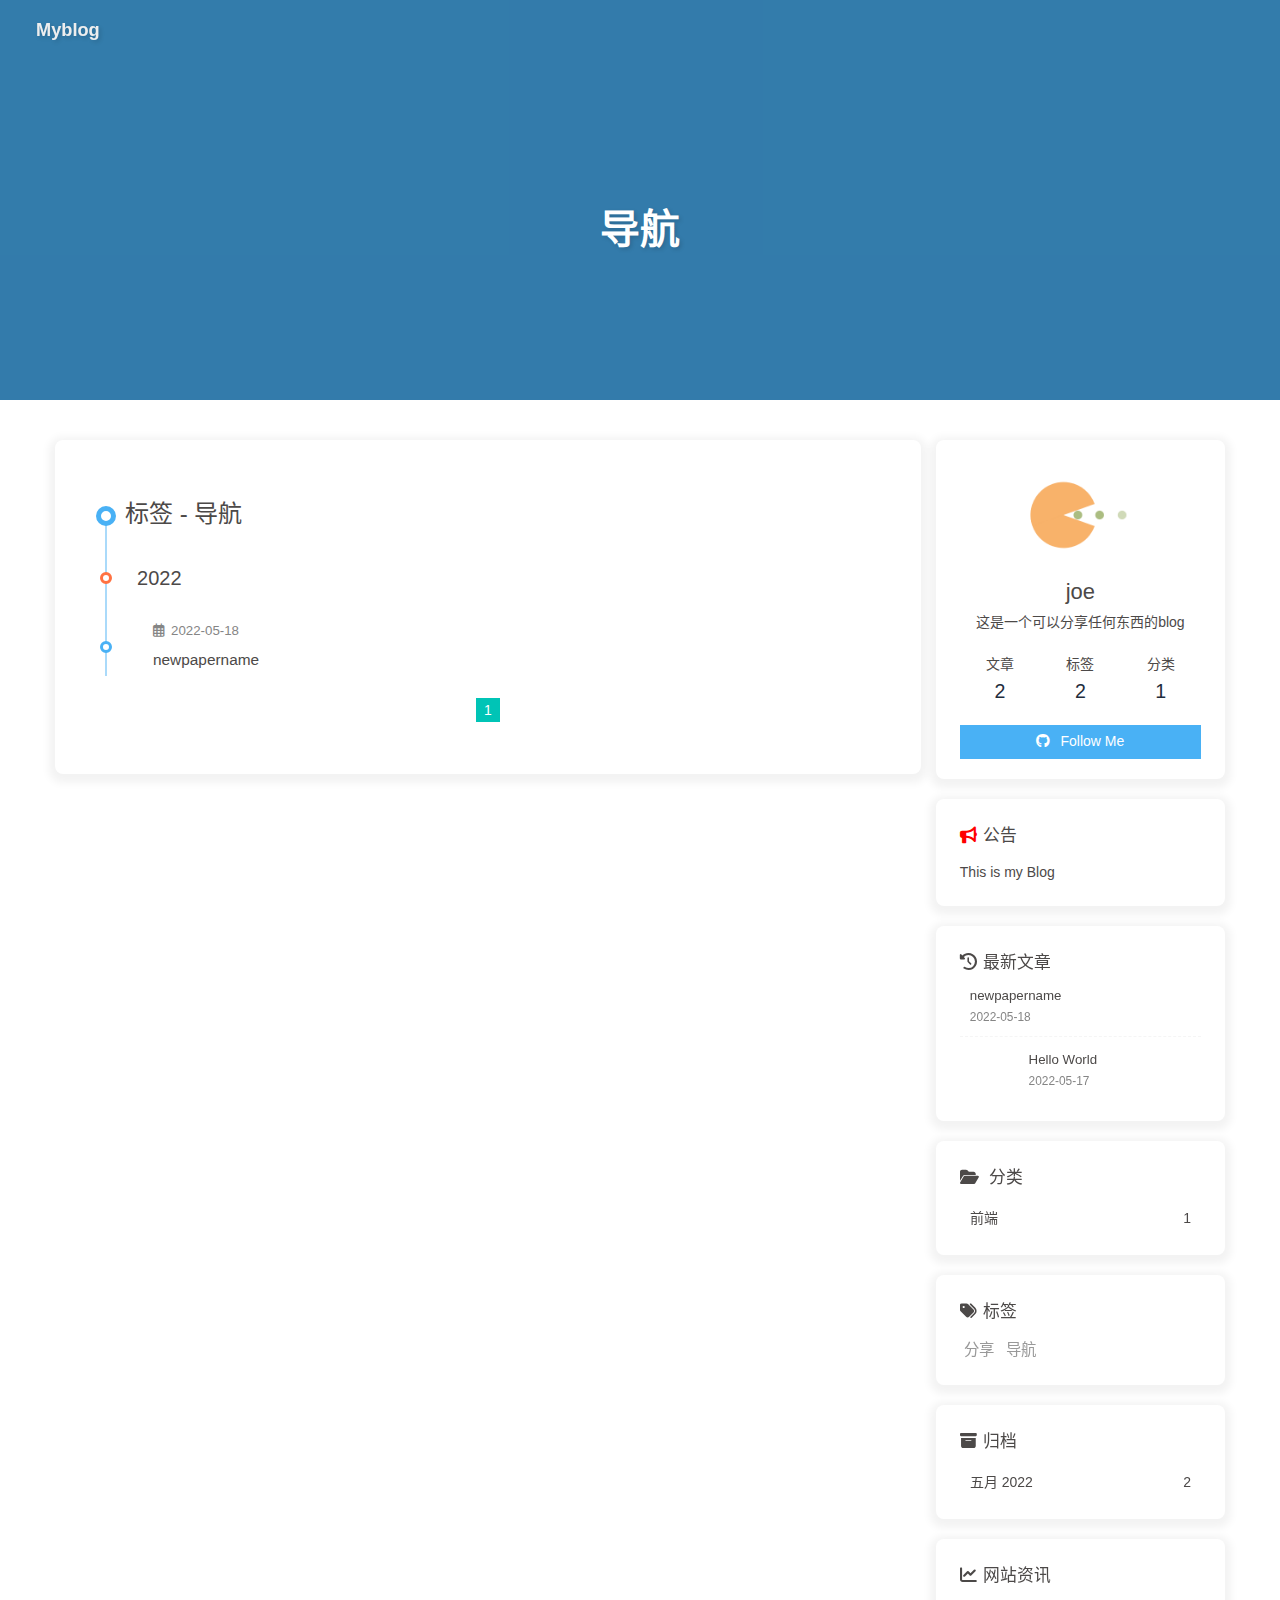
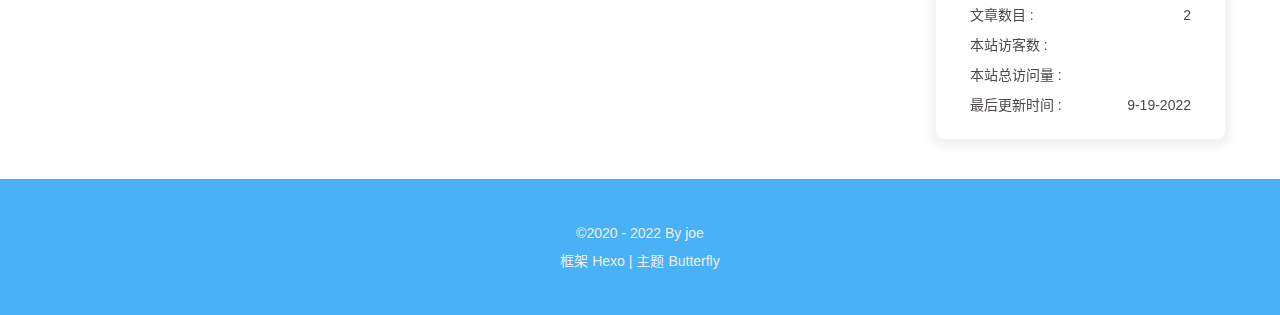
<file: tags/导航/index.html>
<!DOCTYPE html><html lang="zh-CN" data-theme="light"><head><meta charset="UTF-8"><meta http-equiv="X-UA-Compatible" content="IE=edge"><meta name="viewport" content="width=device-width, initial-scale=1.0, maximum-scale=1.0, user-scalable=no"><title>标签: 导航 | Myblog</title><meta name="author" content="joe"><meta name="copyright" content="joe"><meta name="format-detection" content="telephone=no"><meta name="theme-color" content="#ffffff"><meta name="description" content="这是一个可以分享任何东西的blog">
<meta property="og:type" content="website">
<meta property="og:title" content="Myblog">
<meta property="og:url" content="https://utrees.github.io/tags/%E5%AF%BC%E8%88%AA/index.html">
<meta property="og:site_name" content="Myblog">
<meta property="og:description" content="这是一个可以分享任何东西的blog">
<meta property="og:locale" content="zh_CN">
<meta property="og:image" content="https://i.loli.net/2021/02/24/5O1day2nriDzjSu.png">
<meta property="article:author" content="joe">
<meta name="twitter:card" content="summary">
<meta name="twitter:image" content="https://i.loli.net/2021/02/24/5O1day2nriDzjSu.png"><link rel="shortcut icon" href="/img/favicon.png"><link rel="canonical" href="https://utrees.github.io/tags/%E5%AF%BC%E8%88%AA/"><link rel="preconnect" href="//cdn.jsdelivr.net"/><link rel="preconnect" href="//busuanzi.ibruce.info"/><link rel="stylesheet" href="/css/index.css"><link rel="stylesheet" href="https://cdn.jsdelivr.net/npm/@fortawesome/fontawesome-free@6/css/all.min.css" media="print" onload="this.media='all'"><link rel="stylesheet" href="https://cdn.jsdelivr.net/npm/@fancyapps/ui/dist/fancybox.css" media="print" onload="this.media='all'"><script>const GLOBAL_CONFIG = { 
  root: '/',
  algolia: undefined,
  localSearch: undefined,
  translate: undefined,
  noticeOutdate: undefined,
  highlight: {"plugin":"highlighjs","highlightCopy":true,"highlightLang":true,"highlightHeightLimit":false},
  copy: {
    success: '复制成功',
    error: '复制错误',
    noSupport: '浏览器不支持'
  },
  relativeDate: {
    homepage: false,
    post: false
  },
  runtime: '',
  date_suffix: {
    just: '刚刚',
    min: '分钟前',
    hour: '小时前',
    day: '天前',
    month: '个月前'
  },
  copyright: undefined,
  lightbox: 'fancybox',
  Snackbar: undefined,
  source: {
    justifiedGallery: {
      js: 'https://cdn.jsdelivr.net/npm/flickr-justified-gallery@2/dist/fjGallery.min.js',
      css: 'https://cdn.jsdelivr.net/npm/flickr-justified-gallery@2/dist/fjGallery.min.css'
    }
  },
  isPhotoFigcaption: false,
  islazyload: false,
  isAnchor: false
}</script><script id="config-diff">var GLOBAL_CONFIG_SITE = {
  title: '标签: 导航',
  isPost: false,
  isHome: false,
  isHighlightShrink: false,
  isToc: false,
  postUpdate: '2022-09-19 20:33:52'
}</script><noscript><style type="text/css">
  #nav {
    opacity: 1
  }
  .justified-gallery img {
    opacity: 1
  }

  #recent-posts time,
  #post-meta time {
    display: inline !important
  }
</style></noscript><script>(win=>{
    win.saveToLocal = {
      set: function setWithExpiry(key, value, ttl) {
        if (ttl === 0) return
        const now = new Date()
        const expiryDay = ttl * 86400000
        const item = {
          value: value,
          expiry: now.getTime() + expiryDay,
        }
        localStorage.setItem(key, JSON.stringify(item))
      },

      get: function getWithExpiry(key) {
        const itemStr = localStorage.getItem(key)

        if (!itemStr) {
          return undefined
        }
        const item = JSON.parse(itemStr)
        const now = new Date()

        if (now.getTime() > item.expiry) {
          localStorage.removeItem(key)
          return undefined
        }
        return item.value
      }
    }
  
    win.getScript = url => new Promise((resolve, reject) => {
      const script = document.createElement('script')
      script.src = url
      script.async = true
      script.onerror = reject
      script.onload = script.onreadystatechange = function() {
        const loadState = this.readyState
        if (loadState && loadState !== 'loaded' && loadState !== 'complete') return
        script.onload = script.onreadystatechange = null
        resolve()
      }
      document.head.appendChild(script)
    })
  
      win.activateDarkMode = function () {
        document.documentElement.setAttribute('data-theme', 'dark')
        if (document.querySelector('meta[name="theme-color"]') !== null) {
          document.querySelector('meta[name="theme-color"]').setAttribute('content', '#0d0d0d')
        }
      }
      win.activateLightMode = function () {
        document.documentElement.setAttribute('data-theme', 'light')
        if (document.querySelector('meta[name="theme-color"]') !== null) {
          document.querySelector('meta[name="theme-color"]').setAttribute('content', '#ffffff')
        }
      }
      const t = saveToLocal.get('theme')
    
          if (t === 'dark') activateDarkMode()
          else if (t === 'light') activateLightMode()
        
      const asideStatus = saveToLocal.get('aside-status')
      if (asideStatus !== undefined) {
        if (asideStatus === 'hide') {
          document.documentElement.classList.add('hide-aside')
        } else {
          document.documentElement.classList.remove('hide-aside')
        }
      }
    
    const detectApple = () => {
      if(/iPad|iPhone|iPod|Macintosh/.test(navigator.userAgent)){
        document.documentElement.classList.add('apple')
      }
    }
    detectApple()
    })(window)</script><meta name="generator" content="Hexo 6.2.0"></head><body><div id="sidebar"><div id="menu-mask"></div><div id="sidebar-menus"><div class="avatar-img is-center"><img src="https://i.loli.net/2021/02/24/5O1day2nriDzjSu.png" onerror="onerror=null;src='/img/friend_404.gif'" alt="avatar"/></div><div class="sidebar-site-data site-data is-center"><a href="/archives/"><div class="headline">文章</div><div class="length-num">2</div></a><a href="/tags/"><div class="headline">标签</div><div class="length-num">2</div></a><a href="/categories/"><div class="headline">分类</div><div class="length-num">1</div></a></div><hr/></div></div><div class="page" id="body-wrap"><header class="not-home-page" id="page-header"><nav id="nav"><span id="blog_name"><a id="site-name" href="/">Myblog</a></span><div id="menus"><div id="toggle-menu"><a class="site-page"><i class="fas fa-bars fa-fw"></i></a></div></div></nav><div id="page-site-info"><h1 id="site-title">导航</h1></div></header><main class="layout" id="content-inner"><div id="tag"><div class="article-sort-title">标签 - 导航</div><div class="article-sort"><div class="article-sort-item year">2022</div><div class="article-sort-item"><div class="article-sort-item-info"><div class="article-sort-item-time"><i class="far fa-calendar-alt"></i><time class="post-meta-date-created" datetime="2022-05-18T02:58:42.000Z" title="发表于 2022-05-18 10:58:42">2022-05-18</time></div><a class="article-sort-item-title" href="/2022/05/18/newpapername/" title="newpapername">newpapername</a></div></div></div><nav id="pagination"><div class="pagination"><span class="page-number current">1</span></div></nav></div><div class="aside-content" id="aside-content"><div class="card-widget card-info"><div class="is-center"><div class="avatar-img"><img src="https://i.loli.net/2021/02/24/5O1day2nriDzjSu.png" onerror="this.onerror=null;this.src='/img/friend_404.gif'" alt="avatar"/></div><div class="author-info__name">joe</div><div class="author-info__description">这是一个可以分享任何东西的blog</div></div><div class="card-info-data site-data is-center"><a href="/archives/"><div class="headline">文章</div><div class="length-num">2</div></a><a href="/tags/"><div class="headline">标签</div><div class="length-num">2</div></a><a href="/categories/"><div class="headline">分类</div><div class="length-num">1</div></a></div><a id="card-info-btn" target="_blank" rel="noopener" href="https://github.com/xxxxxx"><i class="fab fa-github"></i><span>Follow Me</span></a></div><div class="card-widget card-announcement"><div class="item-headline"><i class="fas fa-bullhorn fa-shake"></i><span>公告</span></div><div class="announcement_content">This is my Blog</div></div><div class="sticky_layout"><div class="card-widget card-recent-post"><div class="item-headline"><i class="fas fa-history"></i><span>最新文章</span></div><div class="aside-list"><div class="aside-list-item"><div class="content"><a class="title" href="/2022/05/18/newpapername/" title="newpapername">newpapername</a><time datetime="2022-05-18T02:58:42.000Z" title="发表于 2022-05-18 10:58:42">2022-05-18</time></div></div><div class="aside-list-item"><a class="thumbnail" href="/2022/05/17/hello-world/" title="Hello World"><img src="[data-uri]" onerror="this.onerror=null;this.src='/img/404.jpg'" alt="Hello World"/></a><div class="content"><a class="title" href="/2022/05/17/hello-world/" title="Hello World">Hello World</a><time datetime="2022-05-17T08:06:00.665Z" title="发表于 2022-05-17 16:06:00">2022-05-17</time></div></div></div></div><div class="card-widget card-categories"><div class="item-headline">
            <i class="fas fa-folder-open"></i>
            <span>分类</span>
            
            </div>
            <ul class="card-category-list" id="aside-cat-list">
            <li class="card-category-list-item "><a class="card-category-list-link" href="/categories/%E5%89%8D%E7%AB%AF/"><span class="card-category-list-name">前端</span><span class="card-category-list-count">1</span></a></li>
            </ul></div><div class="card-widget card-tags"><div class="item-headline"><i class="fas fa-tags"></i><span>标签</span></div><div class="card-tag-cloud"><a href="/tags/%E5%88%86%E4%BA%AB/" style="font-size: 1.1em; color: #999">分享</a> <a href="/tags/%E5%AF%BC%E8%88%AA/" style="font-size: 1.1em; color: #999">导航</a></div></div><div class="card-widget card-archives"><div class="item-headline"><i class="fas fa-archive"></i><span>归档</span></div><ul class="card-archive-list"><li class="card-archive-list-item"><a class="card-archive-list-link" href="/archives/2022/05/"><span class="card-archive-list-date">五月 2022</span><span class="card-archive-list-count">2</span></a></li></ul></div><div class="card-widget card-webinfo"><div class="item-headline"><i class="fas fa-chart-line"></i><span>网站资讯</span></div><div class="webinfo"><div class="webinfo-item"><div class="item-name">文章数目 :</div><div class="item-count">2</div></div><div class="webinfo-item"><div class="item-name">本站访客数 :</div><div class="item-count" id="busuanzi_value_site_uv"></div></div><div class="webinfo-item"><div class="item-name">本站总访问量 :</div><div class="item-count" id="busuanzi_value_site_pv"></div></div><div class="webinfo-item"><div class="item-name">最后更新时间 :</div><div class="item-count" id="last-push-date" data-lastPushDate="2022-09-19T12:33:52.544Z"></div></div></div></div></div></div></main><footer id="footer"><div id="footer-wrap"><div class="copyright">&copy;2020 - 2022 By joe</div><div class="framework-info"><span>框架 </span><a target="_blank" rel="noopener" href="https://hexo.io">Hexo</a><span class="footer-separator">|</span><span>主题 </span><a target="_blank" rel="noopener" href="https://github.com/jerryc127/hexo-theme-butterfly">Butterfly</a></div></div></footer></div><div id="rightside"><div id="rightside-config-hide"><button id="darkmode" type="button" title="浅色和深色模式转换"><i class="fas fa-adjust"></i></button><button id="hide-aside-btn" type="button" title="单栏和双栏切换"><i class="fas fa-arrows-alt-h"></i></button></div><div id="rightside-config-show"><button id="rightside_config" type="button" title="设置"><i class="fas fa-cog fa-spin"></i></button><button id="go-up" type="button" title="回到顶部"><i class="fas fa-arrow-up"></i></button></div></div><div><script src="/js/utils.js"></script><script src="/js/main.js"></script><script src="https://cdn.jsdelivr.net/npm/@fancyapps/ui/dist/fancybox.umd.js"></script><div class="js-pjax"></div><script async data-pjax src="//busuanzi.ibruce.info/busuanzi/2.3/busuanzi.pure.mini.js"></script></div></body></html>
</file>
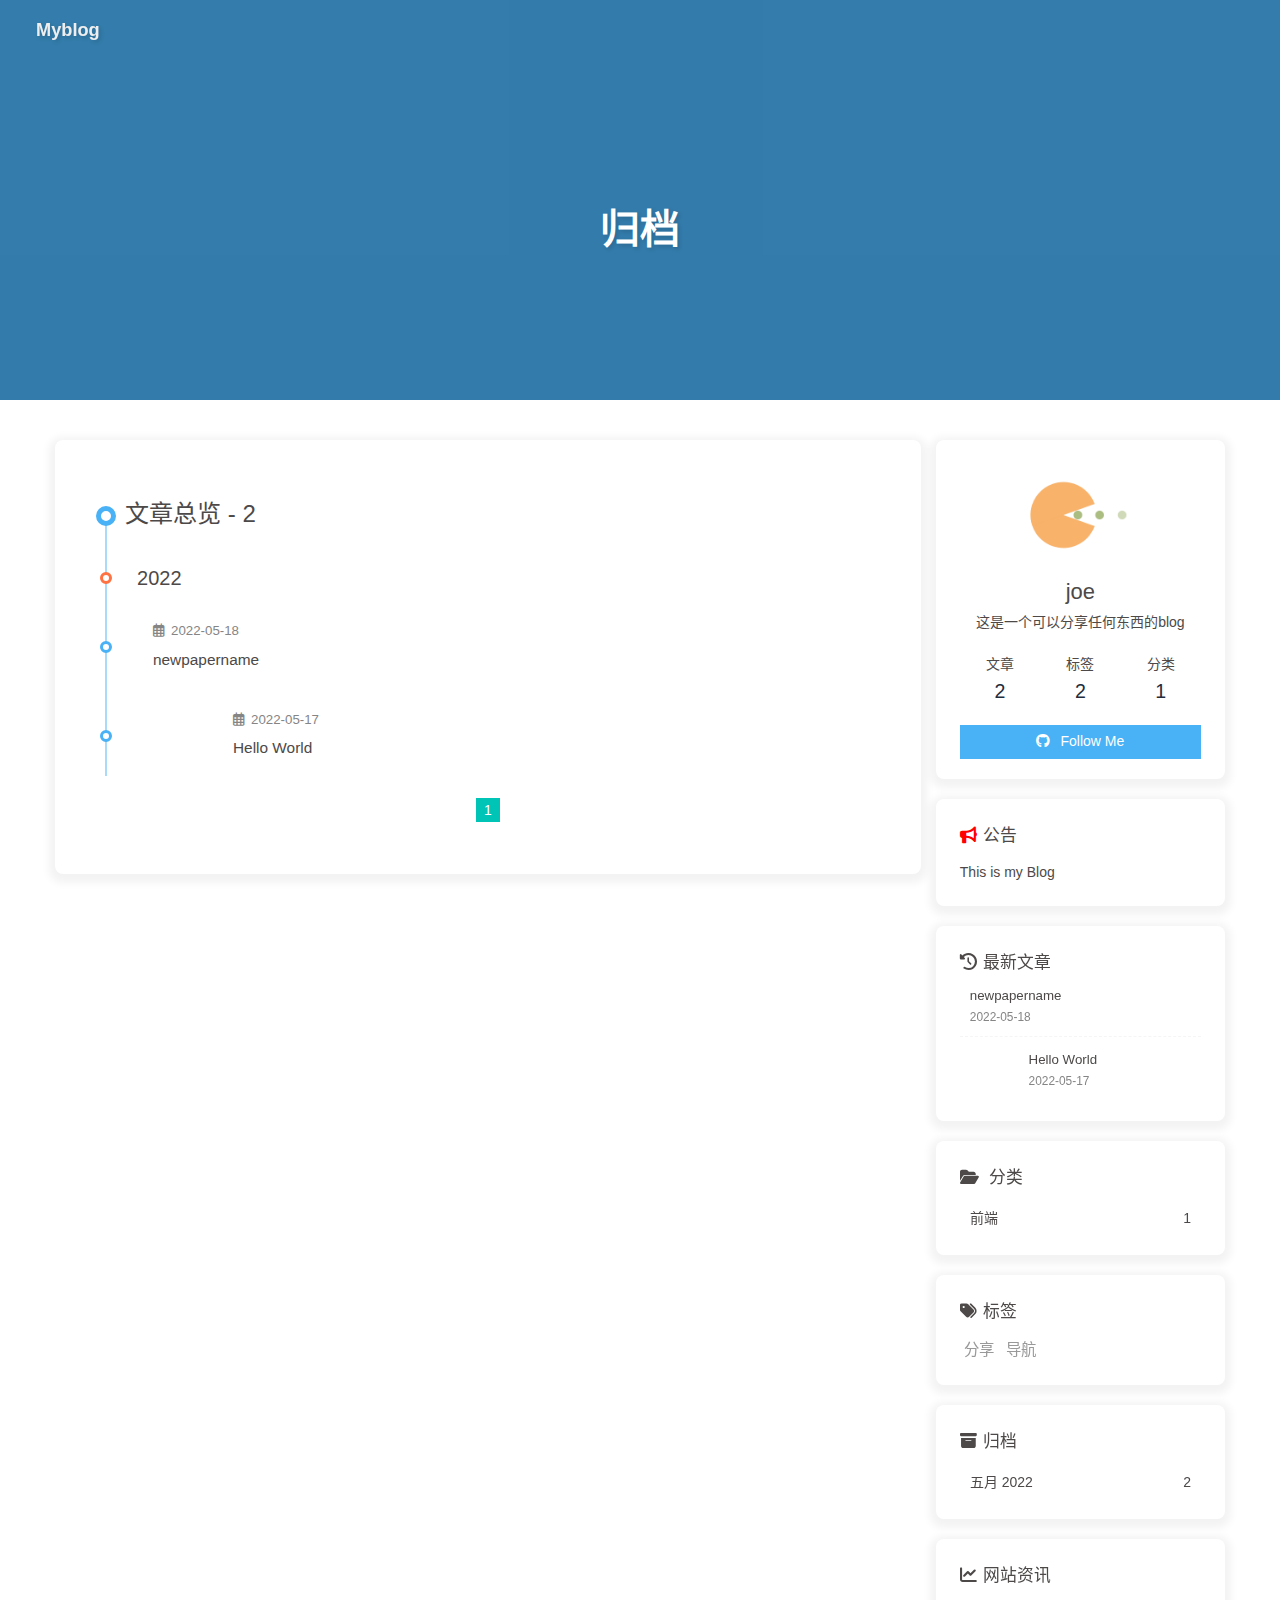
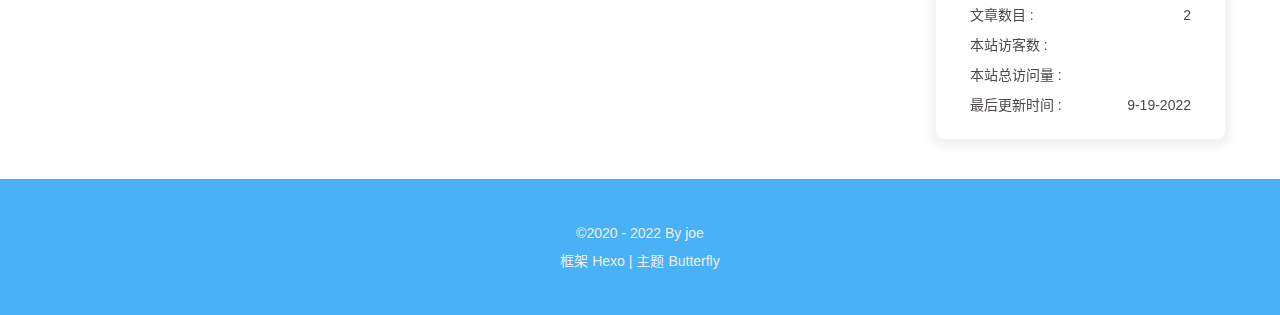
<file: archives/2022/05/index.html>
<!DOCTYPE html><html lang="zh-CN" data-theme="light"><head><meta charset="UTF-8"><meta http-equiv="X-UA-Compatible" content="IE=edge"><meta name="viewport" content="width=device-width, initial-scale=1.0, maximum-scale=1.0, user-scalable=no"><title>归档 | Myblog</title><meta name="author" content="joe"><meta name="copyright" content="joe"><meta name="format-detection" content="telephone=no"><meta name="theme-color" content="#ffffff"><meta name="description" content="这是一个可以分享任何东西的blog">
<meta property="og:type" content="website">
<meta property="og:title" content="Myblog">
<meta property="og:url" content="https://utrees.github.io/archives/2022/05/index.html">
<meta property="og:site_name" content="Myblog">
<meta property="og:description" content="这是一个可以分享任何东西的blog">
<meta property="og:locale" content="zh_CN">
<meta property="og:image" content="https://i.loli.net/2021/02/24/5O1day2nriDzjSu.png">
<meta property="article:author" content="joe">
<meta name="twitter:card" content="summary">
<meta name="twitter:image" content="https://i.loli.net/2021/02/24/5O1day2nriDzjSu.png"><link rel="shortcut icon" href="/img/favicon.png"><link rel="canonical" href="https://utrees.github.io/archives/2022/05/"><link rel="preconnect" href="//cdn.jsdelivr.net"/><link rel="preconnect" href="//busuanzi.ibruce.info"/><link rel="stylesheet" href="/css/index.css"><link rel="stylesheet" href="https://cdn.jsdelivr.net/npm/@fortawesome/fontawesome-free@6/css/all.min.css" media="print" onload="this.media='all'"><link rel="stylesheet" href="https://cdn.jsdelivr.net/npm/@fancyapps/ui/dist/fancybox.css" media="print" onload="this.media='all'"><script>const GLOBAL_CONFIG = { 
  root: '/',
  algolia: undefined,
  localSearch: undefined,
  translate: undefined,
  noticeOutdate: undefined,
  highlight: {"plugin":"highlighjs","highlightCopy":true,"highlightLang":true,"highlightHeightLimit":false},
  copy: {
    success: '复制成功',
    error: '复制错误',
    noSupport: '浏览器不支持'
  },
  relativeDate: {
    homepage: false,
    post: false
  },
  runtime: '',
  date_suffix: {
    just: '刚刚',
    min: '分钟前',
    hour: '小时前',
    day: '天前',
    month: '个月前'
  },
  copyright: undefined,
  lightbox: 'fancybox',
  Snackbar: undefined,
  source: {
    justifiedGallery: {
      js: 'https://cdn.jsdelivr.net/npm/flickr-justified-gallery@2/dist/fjGallery.min.js',
      css: 'https://cdn.jsdelivr.net/npm/flickr-justified-gallery@2/dist/fjGallery.min.css'
    }
  },
  isPhotoFigcaption: false,
  islazyload: false,
  isAnchor: false
}</script><script id="config-diff">var GLOBAL_CONFIG_SITE = {
  title: '归档',
  isPost: false,
  isHome: false,
  isHighlightShrink: false,
  isToc: false,
  postUpdate: '2022-09-19 20:33:52'
}</script><noscript><style type="text/css">
  #nav {
    opacity: 1
  }
  .justified-gallery img {
    opacity: 1
  }

  #recent-posts time,
  #post-meta time {
    display: inline !important
  }
</style></noscript><script>(win=>{
    win.saveToLocal = {
      set: function setWithExpiry(key, value, ttl) {
        if (ttl === 0) return
        const now = new Date()
        const expiryDay = ttl * 86400000
        const item = {
          value: value,
          expiry: now.getTime() + expiryDay,
        }
        localStorage.setItem(key, JSON.stringify(item))
      },

      get: function getWithExpiry(key) {
        const itemStr = localStorage.getItem(key)

        if (!itemStr) {
          return undefined
        }
        const item = JSON.parse(itemStr)
        const now = new Date()

        if (now.getTime() > item.expiry) {
          localStorage.removeItem(key)
          return undefined
        }
        return item.value
      }
    }
  
    win.getScript = url => new Promise((resolve, reject) => {
      const script = document.createElement('script')
      script.src = url
      script.async = true
      script.onerror = reject
      script.onload = script.onreadystatechange = function() {
        const loadState = this.readyState
        if (loadState && loadState !== 'loaded' && loadState !== 'complete') return
        script.onload = script.onreadystatechange = null
        resolve()
      }
      document.head.appendChild(script)
    })
  
      win.activateDarkMode = function () {
        document.documentElement.setAttribute('data-theme', 'dark')
        if (document.querySelector('meta[name="theme-color"]') !== null) {
          document.querySelector('meta[name="theme-color"]').setAttribute('content', '#0d0d0d')
        }
      }
      win.activateLightMode = function () {
        document.documentElement.setAttribute('data-theme', 'light')
        if (document.querySelector('meta[name="theme-color"]') !== null) {
          document.querySelector('meta[name="theme-color"]').setAttribute('content', '#ffffff')
        }
      }
      const t = saveToLocal.get('theme')
    
          if (t === 'dark') activateDarkMode()
          else if (t === 'light') activateLightMode()
        
      const asideStatus = saveToLocal.get('aside-status')
      if (asideStatus !== undefined) {
        if (asideStatus === 'hide') {
          document.documentElement.classList.add('hide-aside')
        } else {
          document.documentElement.classList.remove('hide-aside')
        }
      }
    
    const detectApple = () => {
      if(/iPad|iPhone|iPod|Macintosh/.test(navigator.userAgent)){
        document.documentElement.classList.add('apple')
      }
    }
    detectApple()
    })(window)</script><meta name="generator" content="Hexo 6.2.0"></head><body><div id="sidebar"><div id="menu-mask"></div><div id="sidebar-menus"><div class="avatar-img is-center"><img src="https://i.loli.net/2021/02/24/5O1day2nriDzjSu.png" onerror="onerror=null;src='/img/friend_404.gif'" alt="avatar"/></div><div class="sidebar-site-data site-data is-center"><a href="/archives/"><div class="headline">文章</div><div class="length-num">2</div></a><a href="/tags/"><div class="headline">标签</div><div class="length-num">2</div></a><a href="/categories/"><div class="headline">分类</div><div class="length-num">1</div></a></div><hr/></div></div><div class="page" id="body-wrap"><header class="not-home-page" id="page-header"><nav id="nav"><span id="blog_name"><a id="site-name" href="/">Myblog</a></span><div id="menus"><div id="toggle-menu"><a class="site-page"><i class="fas fa-bars fa-fw"></i></a></div></div></nav><div id="page-site-info"><h1 id="site-title">归档</h1></div></header><main class="layout" id="content-inner"><div id="archive"><div class="article-sort-title">文章总览 - 2</div><div class="article-sort"><div class="article-sort-item year">2022</div><div class="article-sort-item"><div class="article-sort-item-info"><div class="article-sort-item-time"><i class="far fa-calendar-alt"></i><time class="post-meta-date-created" datetime="2022-05-18T02:58:42.000Z" title="发表于 2022-05-18 10:58:42">2022-05-18</time></div><a class="article-sort-item-title" href="/2022/05/18/newpapername/" title="newpapername">newpapername</a></div></div><div class="article-sort-item"><a class="article-sort-item-img" href="/2022/05/17/hello-world/" title="Hello World"><img src="[data-uri]" alt="Hello World" onerror="this.onerror=null;this.src='/img/404.jpg'"></a><div class="article-sort-item-info"><div class="article-sort-item-time"><i class="far fa-calendar-alt"></i><time class="post-meta-date-created" datetime="2022-05-17T08:06:00.665Z" title="发表于 2022-05-17 16:06:00">2022-05-17</time></div><a class="article-sort-item-title" href="/2022/05/17/hello-world/" title="Hello World">Hello World</a></div></div></div><nav id="pagination"><div class="pagination"><span class="page-number current">1</span></div></nav></div><div class="aside-content" id="aside-content"><div class="card-widget card-info"><div class="is-center"><div class="avatar-img"><img src="https://i.loli.net/2021/02/24/5O1day2nriDzjSu.png" onerror="this.onerror=null;this.src='/img/friend_404.gif'" alt="avatar"/></div><div class="author-info__name">joe</div><div class="author-info__description">这是一个可以分享任何东西的blog</div></div><div class="card-info-data site-data is-center"><a href="/archives/"><div class="headline">文章</div><div class="length-num">2</div></a><a href="/tags/"><div class="headline">标签</div><div class="length-num">2</div></a><a href="/categories/"><div class="headline">分类</div><div class="length-num">1</div></a></div><a id="card-info-btn" target="_blank" rel="noopener" href="https://github.com/xxxxxx"><i class="fab fa-github"></i><span>Follow Me</span></a></div><div class="card-widget card-announcement"><div class="item-headline"><i class="fas fa-bullhorn fa-shake"></i><span>公告</span></div><div class="announcement_content">This is my Blog</div></div><div class="sticky_layout"><div class="card-widget card-recent-post"><div class="item-headline"><i class="fas fa-history"></i><span>最新文章</span></div><div class="aside-list"><div class="aside-list-item"><div class="content"><a class="title" href="/2022/05/18/newpapername/" title="newpapername">newpapername</a><time datetime="2022-05-18T02:58:42.000Z" title="发表于 2022-05-18 10:58:42">2022-05-18</time></div></div><div class="aside-list-item"><a class="thumbnail" href="/2022/05/17/hello-world/" title="Hello World"><img src="[data-uri]" onerror="this.onerror=null;this.src='/img/404.jpg'" alt="Hello World"/></a><div class="content"><a class="title" href="/2022/05/17/hello-world/" title="Hello World">Hello World</a><time datetime="2022-05-17T08:06:00.665Z" title="发表于 2022-05-17 16:06:00">2022-05-17</time></div></div></div></div><div class="card-widget card-categories"><div class="item-headline">
            <i class="fas fa-folder-open"></i>
            <span>分类</span>
            
            </div>
            <ul class="card-category-list" id="aside-cat-list">
            <li class="card-category-list-item "><a class="card-category-list-link" href="/categories/%E5%89%8D%E7%AB%AF/"><span class="card-category-list-name">前端</span><span class="card-category-list-count">1</span></a></li>
            </ul></div><div class="card-widget card-tags"><div class="item-headline"><i class="fas fa-tags"></i><span>标签</span></div><div class="card-tag-cloud"><a href="/tags/%E5%88%86%E4%BA%AB/" style="font-size: 1.1em; color: #999">分享</a> <a href="/tags/%E5%AF%BC%E8%88%AA/" style="font-size: 1.1em; color: #999">导航</a></div></div><div class="card-widget card-archives"><div class="item-headline"><i class="fas fa-archive"></i><span>归档</span></div><ul class="card-archive-list"><li class="card-archive-list-item"><a class="card-archive-list-link" href="/archives/2022/05/"><span class="card-archive-list-date">五月 2022</span><span class="card-archive-list-count">2</span></a></li></ul></div><div class="card-widget card-webinfo"><div class="item-headline"><i class="fas fa-chart-line"></i><span>网站资讯</span></div><div class="webinfo"><div class="webinfo-item"><div class="item-name">文章数目 :</div><div class="item-count">2</div></div><div class="webinfo-item"><div class="item-name">本站访客数 :</div><div class="item-count" id="busuanzi_value_site_uv"></div></div><div class="webinfo-item"><div class="item-name">本站总访问量 :</div><div class="item-count" id="busuanzi_value_site_pv"></div></div><div class="webinfo-item"><div class="item-name">最后更新时间 :</div><div class="item-count" id="last-push-date" data-lastPushDate="2022-09-19T12:33:52.544Z"></div></div></div></div></div></div></main><footer id="footer"><div id="footer-wrap"><div class="copyright">&copy;2020 - 2022 By joe</div><div class="framework-info"><span>框架 </span><a target="_blank" rel="noopener" href="https://hexo.io">Hexo</a><span class="footer-separator">|</span><span>主题 </span><a target="_blank" rel="noopener" href="https://github.com/jerryc127/hexo-theme-butterfly">Butterfly</a></div></div></footer></div><div id="rightside"><div id="rightside-config-hide"><button id="darkmode" type="button" title="浅色和深色模式转换"><i class="fas fa-adjust"></i></button><button id="hide-aside-btn" type="button" title="单栏和双栏切换"><i class="fas fa-arrows-alt-h"></i></button></div><div id="rightside-config-show"><button id="rightside_config" type="button" title="设置"><i class="fas fa-cog fa-spin"></i></button><button id="go-up" type="button" title="回到顶部"><i class="fas fa-arrow-up"></i></button></div></div><div><script src="/js/utils.js"></script><script src="/js/main.js"></script><script src="https://cdn.jsdelivr.net/npm/@fancyapps/ui/dist/fancybox.umd.js"></script><div class="js-pjax"></div><script async data-pjax src="//busuanzi.ibruce.info/busuanzi/2.3/busuanzi.pure.mini.js"></script></div></body></html>
</file>
